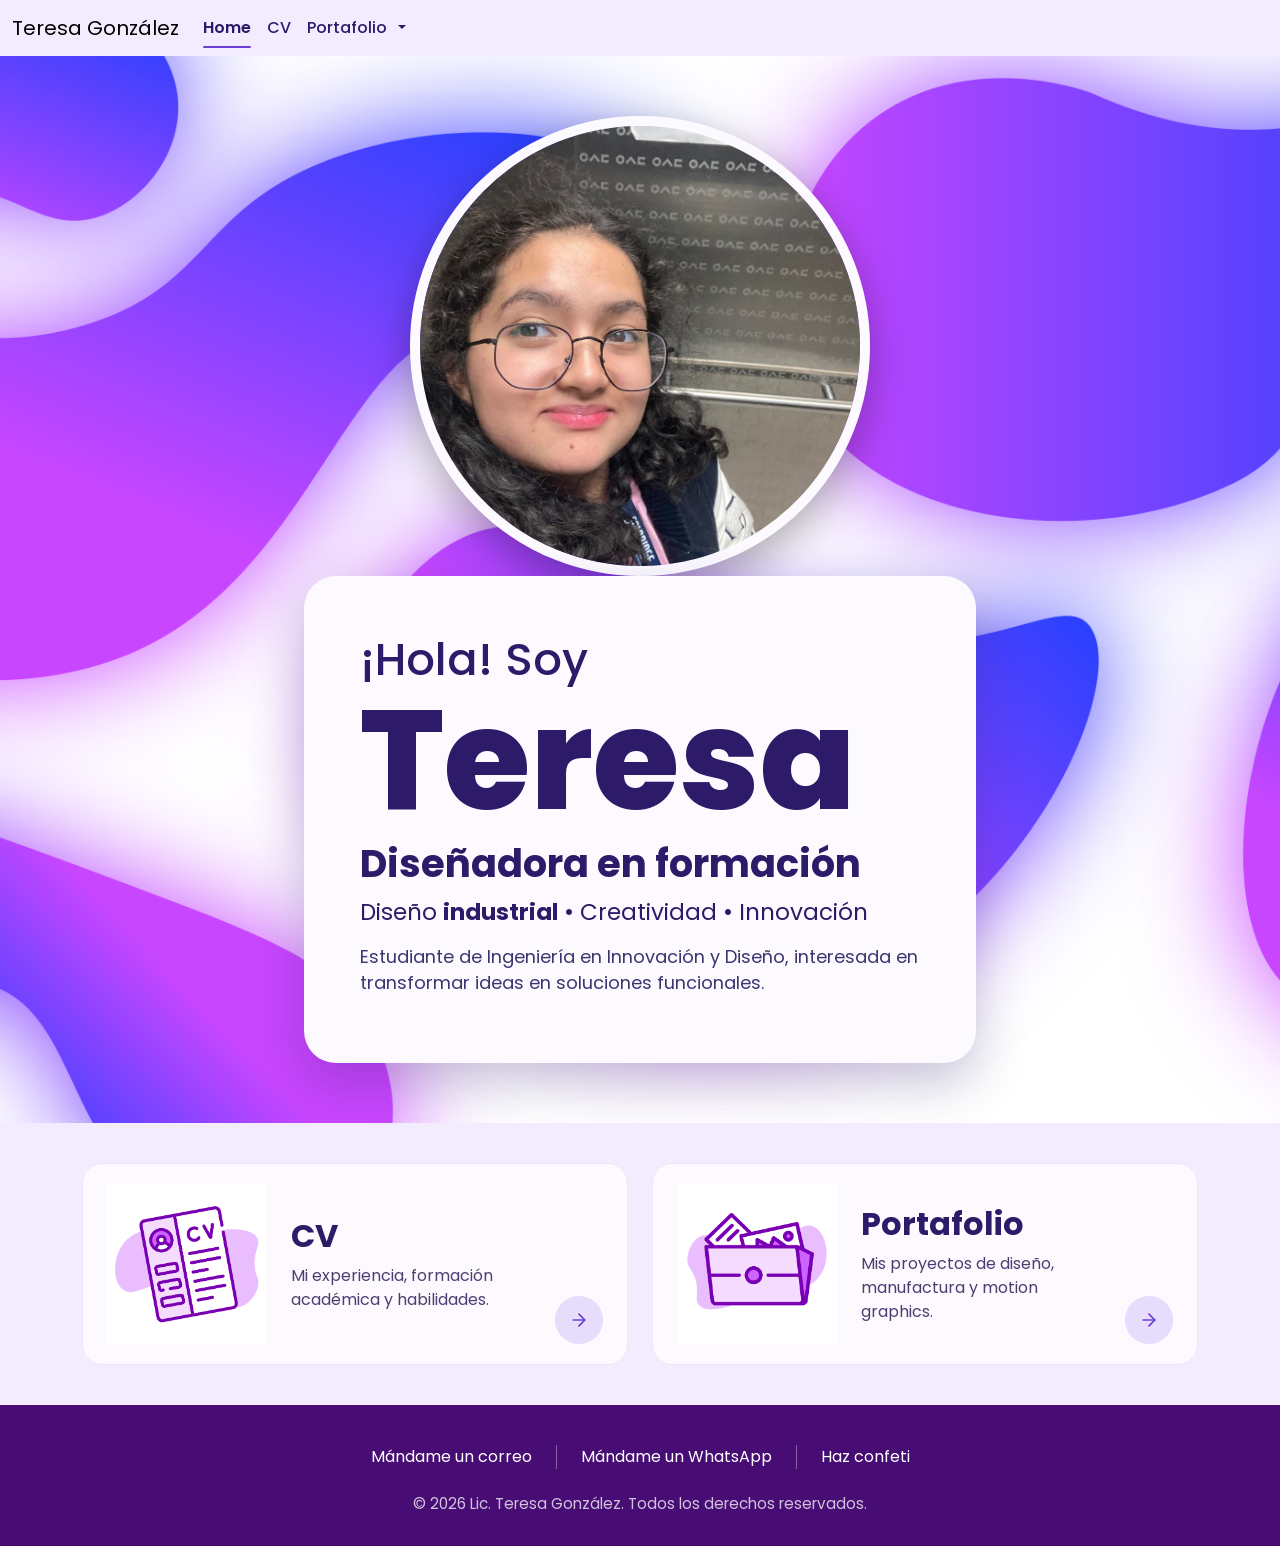
<file: index.html>
<!doctype html>
<html lang="en">
  <head>
    <meta charset="UTF-8" />
    <meta name="viewport" content="width=device-width, initial-scale=1.0" />
    <title>Document</title>
    <!-- Bootstrap 5 CSS -->
    <link
      href="https://cdn.jsdelivr.net/npm/bootstrap@5.3.3/dist/css/bootstrap.min.css"
      rel="stylesheet"
    />
    <link rel="preconnect" href="https://fonts.googleapis.com" />
    <link rel="preconnect" href="https://fonts.gstatic.com" crossorigin />
    <link
      href="https://fonts.googleapis.com/css2?family=Poppins:wght@400;500;600;700;800&display=swap"
      rel="stylesheet"
    />
    <link rel="stylesheet" href="./style.css" />
  </head>
  <body>
    <nav class="navbar navbar-expand-lg navbar-light main-nav">
      <div class="container-fluid">
        <a class="navbar-brand" href="#">Teresa González</a>
        <button
          class="navbar-toggler"
          type="button"
          data-bs-toggle="collapse"
          data-bs-target="#navbarNavDropdown"
          aria-controls="navbarNavDropdown"
          aria-expanded="false"
          aria-label="Toggle navigation"
        >
          <span class="navbar-toggler-icon"></span>
        </button>
        <div class="collapse navbar-collapse" id="navbarNavDropdown">
          <ul class="navbar-nav">
            <li class="nav-item">
              <a class="nav-link active" aria-current="page" href="index.html"
                >Home</a
              >
            </li>
            <li class="nav-item">
              <a class="nav-link" href="./Links/CV.html">CV</a>
            </li>
            <li class="nav-item dropdown nav-split">
              <a
                class="nav-link"
                data-page="portafolio"
                href="./Links/Portafolio.html"
                >Portafolio</a
              >
              <a
                class="nav-link dropdown-toggle dropdown-toggle-split"
                href="#"
                role="button"
                data-bs-toggle="dropdown"
                aria-expanded="false"
              >
                <span class="visually-hidden">Abrir secciones</span>
              </a>
              <ul class="dropdown-menu">
                <li>
                  <a class="dropdown-item" href="./Links/MotionGraphics.html"
                    >Motion Graphics</a
                  >
                </li>
                <li>
                  <a class="dropdown-item" href="./Links/Manufactura.html"
                    >Manufactura</a
                  >
                </li>
                <li>
                  <a class="dropdown-item" href="./Links/Renders.html"
                    >Renders</a
                  >
                </li>
                <li>
                  <a class="dropdown-item" href="./Links/DiseñoGrafico.html"
                    >Diseño Gráfico</a
                  >
                </li>
              </ul>
            </li>
          </ul>
        </div>
      </div>
    </nav>
    <section class="hero">
      <div class="container-fluid px-4 px-lg-5">
        <!-- justify-content-center agrupa foto y texto en el centro -->
        <div class="row align-items-center justify-content-center hero-row">
          <!-- col-lg-auto: la columna mide lo que mide la foto -->
          <div class="col-12 col-lg-auto text-center mb-5 mb-lg-0">
            <img class="profile-pic" alt="Teresa" src="./Images/foto.jpg" />
          </div>

          <!-- col-lg-auto: la columna mide lo que mide el texto -->
          <div class="col-12 col-lg-auto d-flex justify-content-center">
            <div class="hero-text text-center text-lg-start">
              <p class="hero-hello">¡Hola! Soy</p>
              <h1 class="hero-name">Teresa</h1>
              <h2 class="hero-role">Diseñadora en formación</h2>
              <p class="hero-tags">
                Diseño <strong>industrial</strong> • Creatividad • Innovación
              </p>
              <p class="hero-desc mx-auto mx-lg-0">
                Estudiante de Ingeniería en Innovación y Diseño, interesada en
                transformar ideas en soluciones funcionales.
              </p>
            </div>
          </div>
        </div>
      </div>
    </section>
    <section class="cards-section">
      <div class="container">
        <div class="row justify-content-center g-4">
          <div class="col-12 col-lg-6">
            <div class="card card-h">
              <img
                class="card-h-img"
                src="./Images/CVPORT-01.png"
                alt="Mi CV"
              />
              <div class="card-h-body">
                <h5 class="card-h-title">
                  <a href="./Links/CV.html" class="stretched-link">CV</a>
                </h5>
                <p class="card-h-text">
                  Mi experiencia, formación académica y habilidades.
                </p>
              </div>
              <span class="card-h-arrow" aria-hidden="true">
                <svg
                  width="20"
                  height="20"
                  viewBox="0 0 24 24"
                  fill="none"
                  stroke="currentColor"
                  stroke-width="2"
                  stroke-linecap="round"
                  stroke-linejoin="round"
                >
                  <line x1="5" y1="12" x2="19" y2="12" />
                  <polyline points="12 5 19 12 12 19" />
                </svg>
              </span>
            </div>
          </div>

          <!-- Card Portafolio -->
          <div class="col-12 col-lg-6">
            <div class="card card-h">
              <img
                class="card-h-img"
                src="./Images/CVPORT-02.png"
                alt="Mi portafolio"
              />
              <div class="card-h-body">
                <h5 class="card-h-title">
                  <a href="./Links/Portafolio.html" class="stretched-link"
                    >Portafolio</a
                  >
                </h5>
                <p class="card-h-text">
                  Mis proyectos de diseño, manufactura y motion graphics.
                </p>
              </div>
              <span class="card-h-arrow" aria-hidden="true">
                <svg
                  width="20"
                  height="20"
                  viewBox="0 0 24 24"
                  fill="none"
                  stroke="currentColor"
                  stroke-width="2"
                  stroke-linecap="round"
                  stroke-linejoin="round"
                >
                  <line x1="5" y1="12" x2="19" y2="12" />
                  <polyline points="12 5 19 12 12 19" />
                </svg>
              </span>
            </div>
          </div>
        </div>
      </div>
    </section>

    <footer class="site-footer">
      <nav class="footer-links" aria-label="Contacto">
        <a href="mailto:teresasofiagonzalez@gmail.com">Mándame un correo</a>
        <a
          href="https://wa.me/525539582514"
          target="_blank"
          rel="noopener noreferrer"
          >Mándame un WhatsApp</a
        >
        <a
          href="https://confettipage.com/en"
          target="_blank"
          rel="noopener noreferrer"
          >Haz confeti</a
        >
      </nav>
      <p class="footer-copy">
        © 2026 Lic. Teresa González. Todos los derechos reservados.
      </p>
    </footer>

    <script src="https://cdn.jsdelivr.net/npm/bootstrap@5.3.3/dist/js/bootstrap.bundle.min.js"></script>
  </body>
</html>
</file>
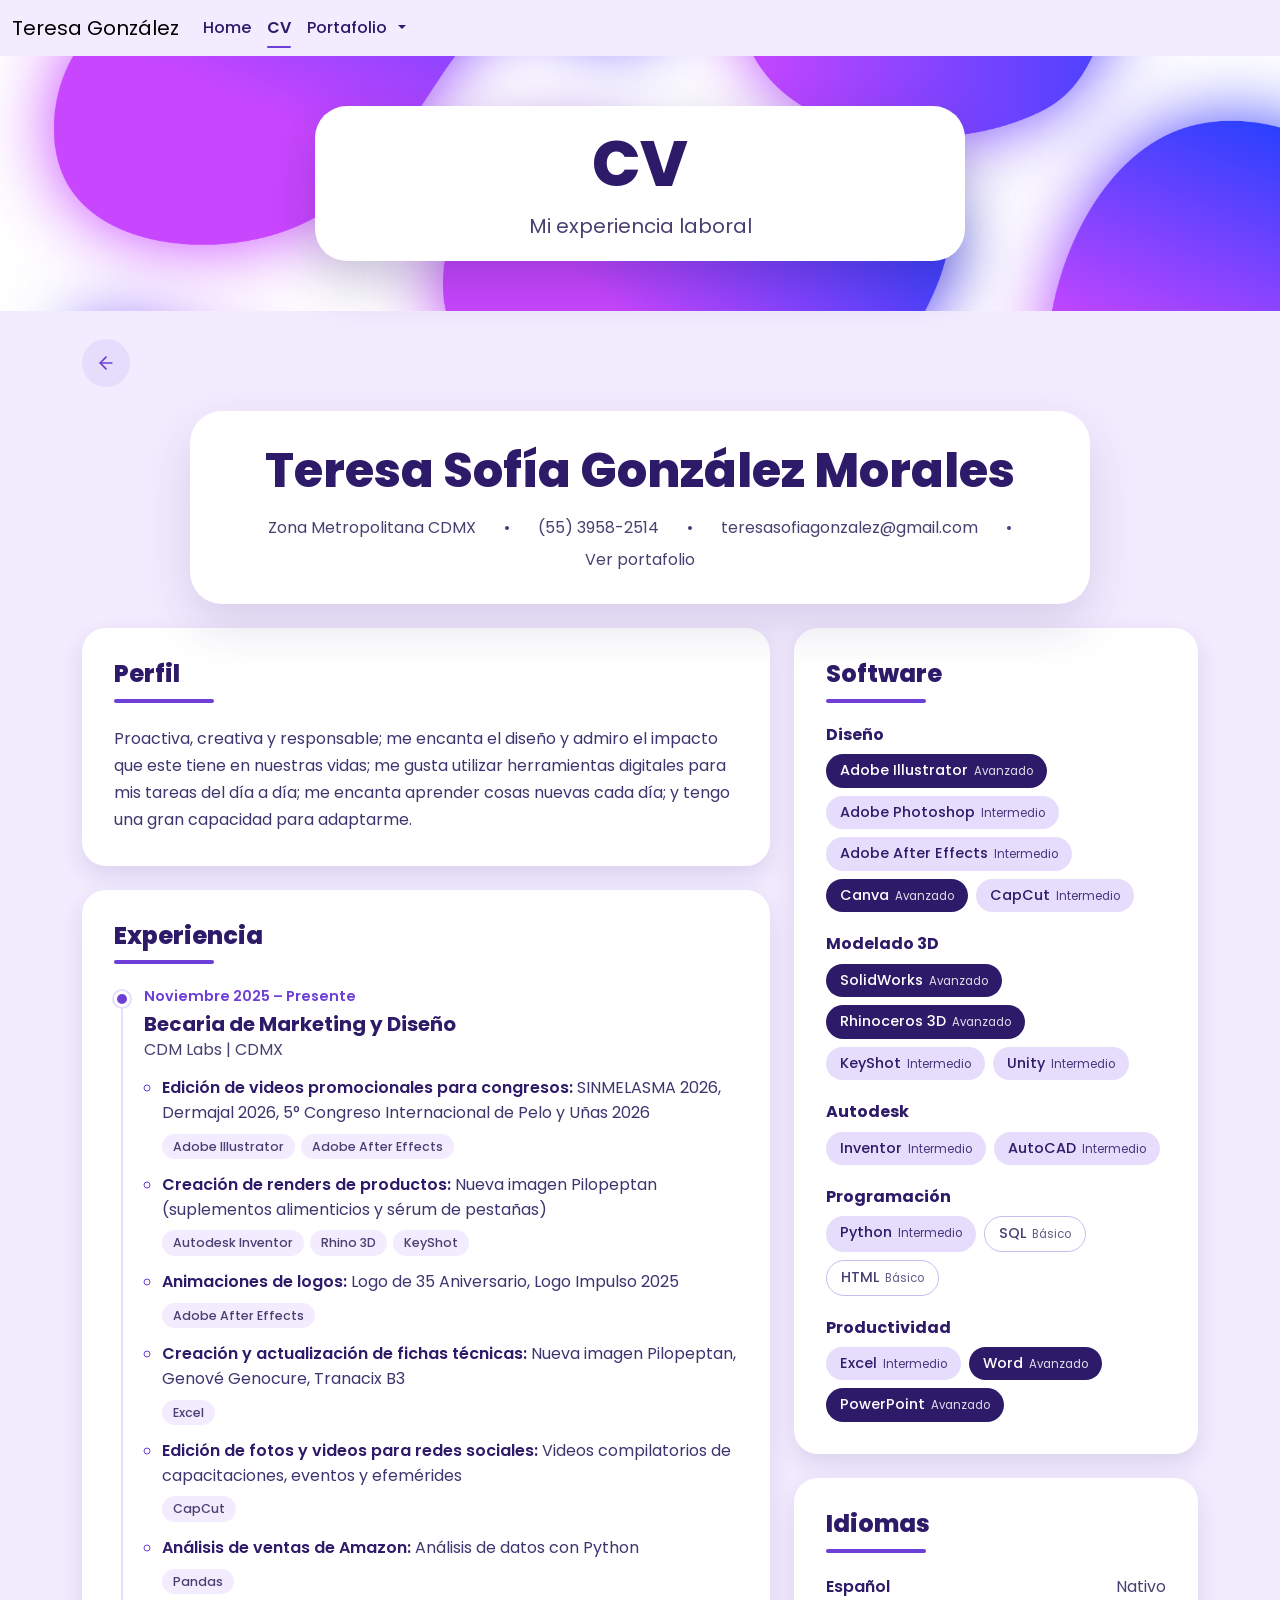
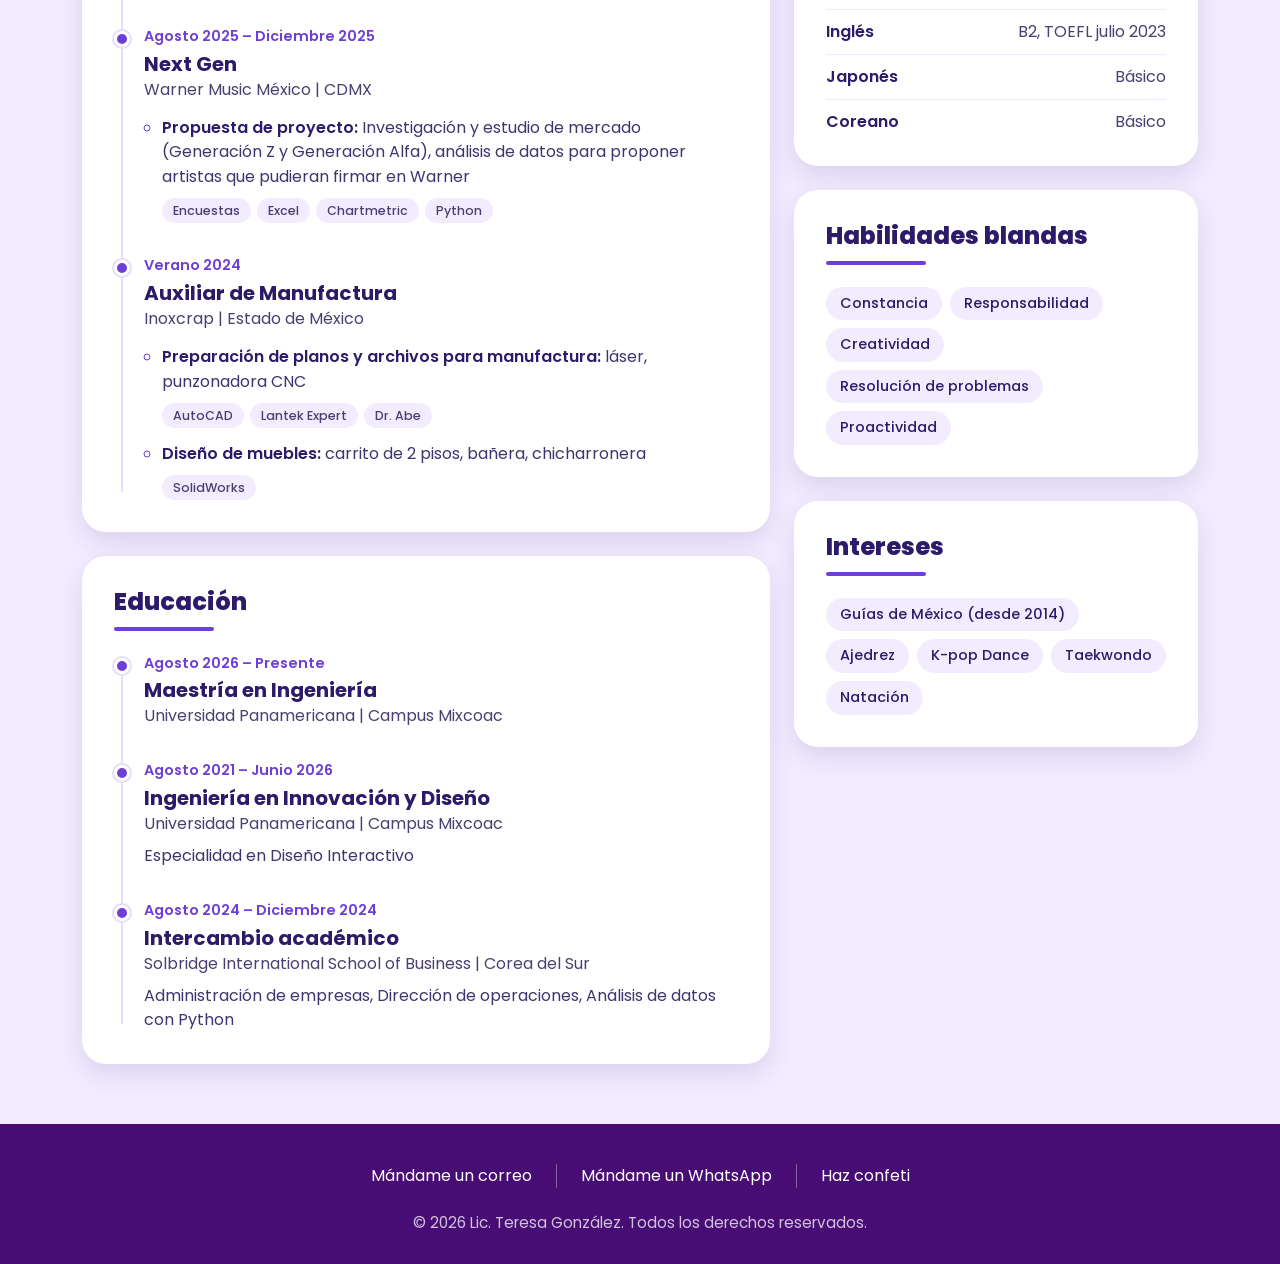
<file: Links/CV.html>
<!doctype html>
<html lang="en">
  <head>
    <meta charset="UTF-8" />
    <meta name="viewport" content="width=device-width, initial-scale=1.0" />
    <title>Portafolio</title>
    <link
      href="https://cdn.jsdelivr.net/npm/bootstrap@5.3.3/dist/css/bootstrap.min.css"
      rel="stylesheet"
    />
    <link rel="preconnect" href="https://fonts.googleapis.com" />
    <link rel="preconnect" href="https://fonts.gstatic.com" crossorigin />
    <link
      href="https://fonts.googleapis.com/css2?family=Poppins:wght@400;500;600;700;800&display=swap"
      rel="stylesheet"
    />
    <link rel="stylesheet" href="../style.css" />
  </head>
  <body>
    <nav class="navbar navbar-expand-lg navbar-light main-nav">
      <div class="container-fluid">
        <a class="navbar-brand" href="#">Teresa González</a>
        <button
          class="navbar-toggler"
          type="button"
          data-bs-toggle="collapse"
          data-bs-target="#navbarNavDropdown"
          aria-controls="navbarNavDropdown"
          aria-expanded="false"
          aria-label="Toggle navigation"
        >
          <span class="navbar-toggler-icon"></span>
        </button>
        <div class="collapse navbar-collapse" id="navbarNavDropdown">
          <ul class="navbar-nav">
            <li class="nav-item">
              <a class="nav-link" href="../index.html">Home</a>
            </li>
            <li class="nav-item">
              <a class="nav-link active" aria-current="page" href="CV.html"
                >CV</a
              >
            </li>
            <li class="nav-item dropdown nav-split">
              <a class="nav-link" data-page="portafolio" href="Portafolio.html"
                >Portafolio</a
              >
              <a
                class="nav-link dropdown-toggle dropdown-toggle-split"
                href="#"
                role="button"
                data-bs-toggle="dropdown"
                aria-expanded="false"
              >
                <span class="visually-hidden">Abrir secciones</span>
              </a>
              <ul class="dropdown-menu">
                <li>
                  <a class="dropdown-item" href="MotionGraphics.html"
                    >Motion Graphics</a
                  >
                </li>
                <li>
                  <a class="dropdown-item" href="Manufactura.html"
                    >Manufactura</a
                  >
                </li>
                <li>
                  <a class="dropdown-item" href="Renders.html">Renders</a>
                </li>
                <li>
                  <a class="dropdown-item" href="DiseñoGrafico.html"
                    >Diseño Gráfico</a
                  >
                </li>
              </ul>
            </li>
          </ul>
        </div>
      </div>
    </nav>
    <section class="page-hero">
      <div class="page-hero-box">
        <h1>CV</h1>
        <p>Mi experiencia laboral</p>
      </div>
    </section>
    <section class="bac-section">
      <div class="container">
        <a
          href="../index.html"
          class="card-h-arrow"
          aria-label="Volver a Portafolio"
        >
          <svg
            width="20"
            height="20"
            viewBox="0 0 24 24"
            fill="none"
            stroke="currentColor"
            stroke-width="2"
            stroke-linecap="round"
            stroke-linejoin="round"
            aria-hidden="true"
          >
            <line x1="19" y1="12" x2="5" y2="12" />
            <polyline points="12 19 5 12 12 5" />
          </svg>
        </a>
      </div>
    </section>
    <section class="cv-header">
      <div class="cv-id-card">
        <h2 class="cv-name">Teresa Sofía González Morales</h2>

        <ul class="cv-contact">
          <li>Zona Metropolitana CDMX</li>
          <li>•</li>
          <li><a href="tel:+525539582514">(55) 3958-2514</a></li>
          <li>•</li>
          <li>
            <a href="mailto:teresasofiagonzalez@gmail.com"
              >teresasofiagonzalez@gmail.com</a
            >
          </li>
          <li>•</li>
          <li><a href="Portafolio.html">Ver portafolio</a></li>
        </ul>
      </div>
    </section>

    <!-- ================= CONTENIDO ================= -->
    <section class="gallery-section cv-section">
      <div class="container">
        <div class="cv-wrap">
          <!-- ===== Columna principal ===== -->
          <div class="cv-col">
            <!-- Perfil -->
            <article class="cv-card">
              <h2 class="subtitle">Perfil</h2>
              <p class="cv-profile">
                Proactiva, creativa y responsable; me encanta el diseño y admiro
                el impacto que este tiene en nuestras vidas; me gusta utilizar
                herramientas digitales para mis tareas del día a día; me encanta
                aprender cosas nuevas cada día; y tengo una gran capacidad para
                adaptarme.
              </p>
            </article>

            <!-- Experiencia -->
            <article class="cv-card">
              <h2 class="subtitle">Experiencia</h2>

              <ol class="timeline">
                <li class="timeline-item">
                  <p class="cv-date">Noviembre 2025 – Presente</p>
                  <h3 class="cv-role">Becaria de Marketing y Diseño</h3>
                  <p class="cv-org">CDM Labs | CDMX</p>

                  <ul class="cv-tasks">
                    <li>
                      <strong
                        >Edición de videos promocionales para congresos:</strong
                      >
                      SINMELASMA 2026, Dermajal 2026, 5° Congreso Internacional
                      de Pelo y Uñas 2026
                      <span class="cv-tools">
                        <span>Adobe Illustrator</span>
                        <span>Adobe After Effects</span>
                      </span>
                    </li>
                    <li>
                      <strong>Creación de renders de productos:</strong> Nueva
                      imagen Pilopeptan (suplementos alimenticios y sérum de
                      pestañas)
                      <span class="cv-tools">
                        <span>Autodesk Inventor</span>
                        <span>Rhino 3D</span>
                        <span>KeyShot</span>
                      </span>
                    </li>
                    <li>
                      <strong>Animaciones de logos:</strong> Logo de 35
                      Aniversario, Logo Impulso 2025
                      <span class="cv-tools">
                        <span>Adobe After Effects</span>
                      </span>
                    </li>
                    <li>
                      <strong
                        >Creación y actualización de fichas técnicas:</strong
                      >
                      Nueva imagen Pilopeptan, Genové Genocure, Tranacix B3
                      <span class="cv-tools">
                        <span>Excel</span>
                      </span>
                    </li>
                    <li>
                      <strong
                        >Edición de fotos y videos para redes sociales:</strong
                      >
                      Videos compilatorios de capacitaciones, eventos y
                      efemérides
                      <span class="cv-tools">
                        <span>CapCut</span>
                      </span>
                    </li>
                    <li>
                      <strong>Análisis de ventas de Amazon:</strong> Análisis de
                      datos con Python
                      <span class="cv-tools">
                        <span>Pandas</span>
                      </span>
                    </li>
                  </ul>
                </li>

                <li class="timeline-item">
                  <p class="cv-date">Agosto 2025 – Diciembre 2025</p>
                  <h3 class="cv-role">Next Gen</h3>
                  <p class="cv-org">Warner Music México | CDMX</p>

                  <ul class="cv-tasks">
                    <li>
                      <strong>Propuesta de proyecto:</strong> Investigación y
                      estudio de mercado (Generación Z y Generación Alfa),
                      análisis de datos para proponer artistas que pudieran
                      firmar en Warner
                      <span class="cv-tools">
                        <span>Encuestas</span>
                        <span>Excel</span>
                        <span>Chartmetric</span>
                        <span>Python</span>
                      </span>
                    </li>
                  </ul>
                </li>

                <li class="timeline-item">
                  <p class="cv-date">Verano 2024</p>
                  <h3 class="cv-role">Auxiliar de Manufactura</h3>
                  <p class="cv-org">Inoxcrap | Estado de México</p>

                  <ul class="cv-tasks">
                    <li>
                      <strong
                        >Preparación de planos y archivos para
                        manufactura:</strong
                      >
                      láser, punzonadora CNC
                      <span class="cv-tools">
                        <span>AutoCAD</span>
                        <span>Lantek Expert</span>
                        <span>Dr. Abe</span>
                      </span>
                    </li>
                    <li>
                      <strong>Diseño de muebles:</strong> carrito de 2 pisos,
                      bañera, chicharronera
                      <span class="cv-tools">
                        <span>SolidWorks</span>
                      </span>
                    </li>
                  </ul>
                </li>
              </ol>
            </article>

            <!-- Educación -->
            <article class="cv-card">
              <h2 class="subtitle">Educación</h2>

              <ol class="timeline">
                <li class="timeline-item">
                  <p class="cv-date">Agosto 2026 – Presente</p>
                  <h3 class="cv-role">Maestría en Ingeniería</h3>
                  <p class="cv-org">
                    Universidad Panamericana | Campus Mixcoac
                  </p>
                </li>

                <li class="timeline-item">
                  <p class="cv-date">Agosto 2021 – Junio 2026</p>
                  <h3 class="cv-role">Ingeniería en Innovación y Diseño</h3>
                  <p class="cv-org">
                    Universidad Panamericana | Campus Mixcoac
                  </p>
                  <p class="cv-detail">Especialidad en Diseño Interactivo</p>
                </li>

                <li class="timeline-item">
                  <p class="cv-date">Agosto 2024 – Diciembre 2024</p>
                  <h3 class="cv-role">Intercambio académico</h3>
                  <p class="cv-org">
                    Solbridge International School of Business | Corea del Sur
                  </p>
                  <p class="cv-detail">
                    Administración de empresas, Dirección de operaciones,
                    Análisis de datos con Python
                  </p>
                </li>
              </ol>
            </article>
          </div>

          <!-- ===== Columna lateral ===== -->
          <aside class="cv-col">
            <!-- Software -->
            <article class="cv-card">
              <h2 class="subtitle">Software</h2>

              <h3 class="cv-group">Diseño</h3>
              <ul class="skill-list">
                <li class="skill lvl-adv">
                  Adobe Illustrator <small>Avanzado</small>
                </li>
                <li class="skill lvl-int">
                  Adobe Photoshop <small>Intermedio</small>
                </li>
                <li class="skill lvl-int">
                  Adobe After Effects <small>Intermedio</small>
                </li>
                <li class="skill lvl-adv">Canva <small>Avanzado</small></li>
                <li class="skill lvl-int">CapCut <small>Intermedio</small></li>
              </ul>

              <h3 class="cv-group">Modelado 3D</h3>
              <ul class="skill-list">
                <li class="skill lvl-adv">
                  SolidWorks <small>Avanzado</small>
                </li>
                <li class="skill lvl-adv">
                  Rhinoceros 3D <small>Avanzado</small>
                </li>
                <li class="skill lvl-int">KeyShot <small>Intermedio</small></li>
                <li class="skill lvl-int">Unity <small>Intermedio</small></li>
              </ul>

              <h3 class="cv-group">Autodesk</h3>
              <ul class="skill-list">
                <li class="skill lvl-int">
                  Inventor <small>Intermedio</small>
                </li>
                <li class="skill lvl-int">AutoCAD <small>Intermedio</small></li>
              </ul>

              <h3 class="cv-group">Programación</h3>
              <ul class="skill-list">
                <li class="skill lvl-int">Python <small>Intermedio</small></li>
                <li class="skill lvl-bas">SQL <small>Básico</small></li>
                <li class="skill lvl-bas">HTML <small>Básico</small></li>
              </ul>

              <h3 class="cv-group">Productividad</h3>
              <ul class="skill-list">
                <li class="skill lvl-int">Excel <small>Intermedio</small></li>
                <li class="skill lvl-adv">Word <small>Avanzado</small></li>
                <li class="skill lvl-adv">
                  PowerPoint <small>Avanzado</small>
                </li>
              </ul>
            </article>

            <!-- Idiomas -->
            <article class="cv-card">
              <h2 class="subtitle">Idiomas</h2>
              <ul class="lang-list">
                <li><strong>Español</strong> <span>Nativo</span></li>
                <li>
                  <strong>Inglés</strong> <span>B2, TOEFL julio 2023</span>
                </li>
                <li><strong>Japonés</strong> <span>Básico</span></li>
                <li><strong>Coreano</strong> <span>Básico</span></li>
              </ul>
            </article>

            <!-- Habilidades blandas -->
            <article class="cv-card">
              <h2 class="subtitle">Habilidades blandas</h2>
              <ul class="chip-list">
                <li>Constancia</li>
                <li>Responsabilidad</li>
                <li>Creatividad</li>
                <li>Resolución de problemas</li>
                <li>Proactividad</li>
              </ul>
            </article>

            <!-- Intereses -->
            <article class="cv-card">
              <h2 class="subtitle">Intereses</h2>
              <ul class="chip-list">
                <li>Guías de México (desde 2014)</li>
                <li>Ajedrez</li>
                <li>K-pop Dance</li>
                <li>Taekwondo</li>
                <li>Natación</li>
              </ul>
            </article>
          </aside>
        </div>
      </div>
    </section>
    <footer class="site-footer">
      <nav class="footer-links" aria-label="Contacto">
        <a href="mailto:teresasofiagonzalez@gmail.com">Mándame un correo</a>
        <a
          href="https://wa.me/525539582514"
          target="_blank"
          rel="noopener noreferrer"
          >Mándame un WhatsApp</a
        >
        <a
          href="https://confettipage.com/en"
          target="_blank"
          rel="noopener noreferrer"
          >Haz confeti</a
        >
      </nav>
      <p class="footer-copy">
        © 2026 Lic. Teresa González. Todos los derechos reservados.
      </p>
    </footer>
    <script src="https://cdn.jsdelivr.net/npm/bootstrap@5.3.3/dist/js/bootstrap.bundle.min.js"></script>
  </body>
</html>
</file>
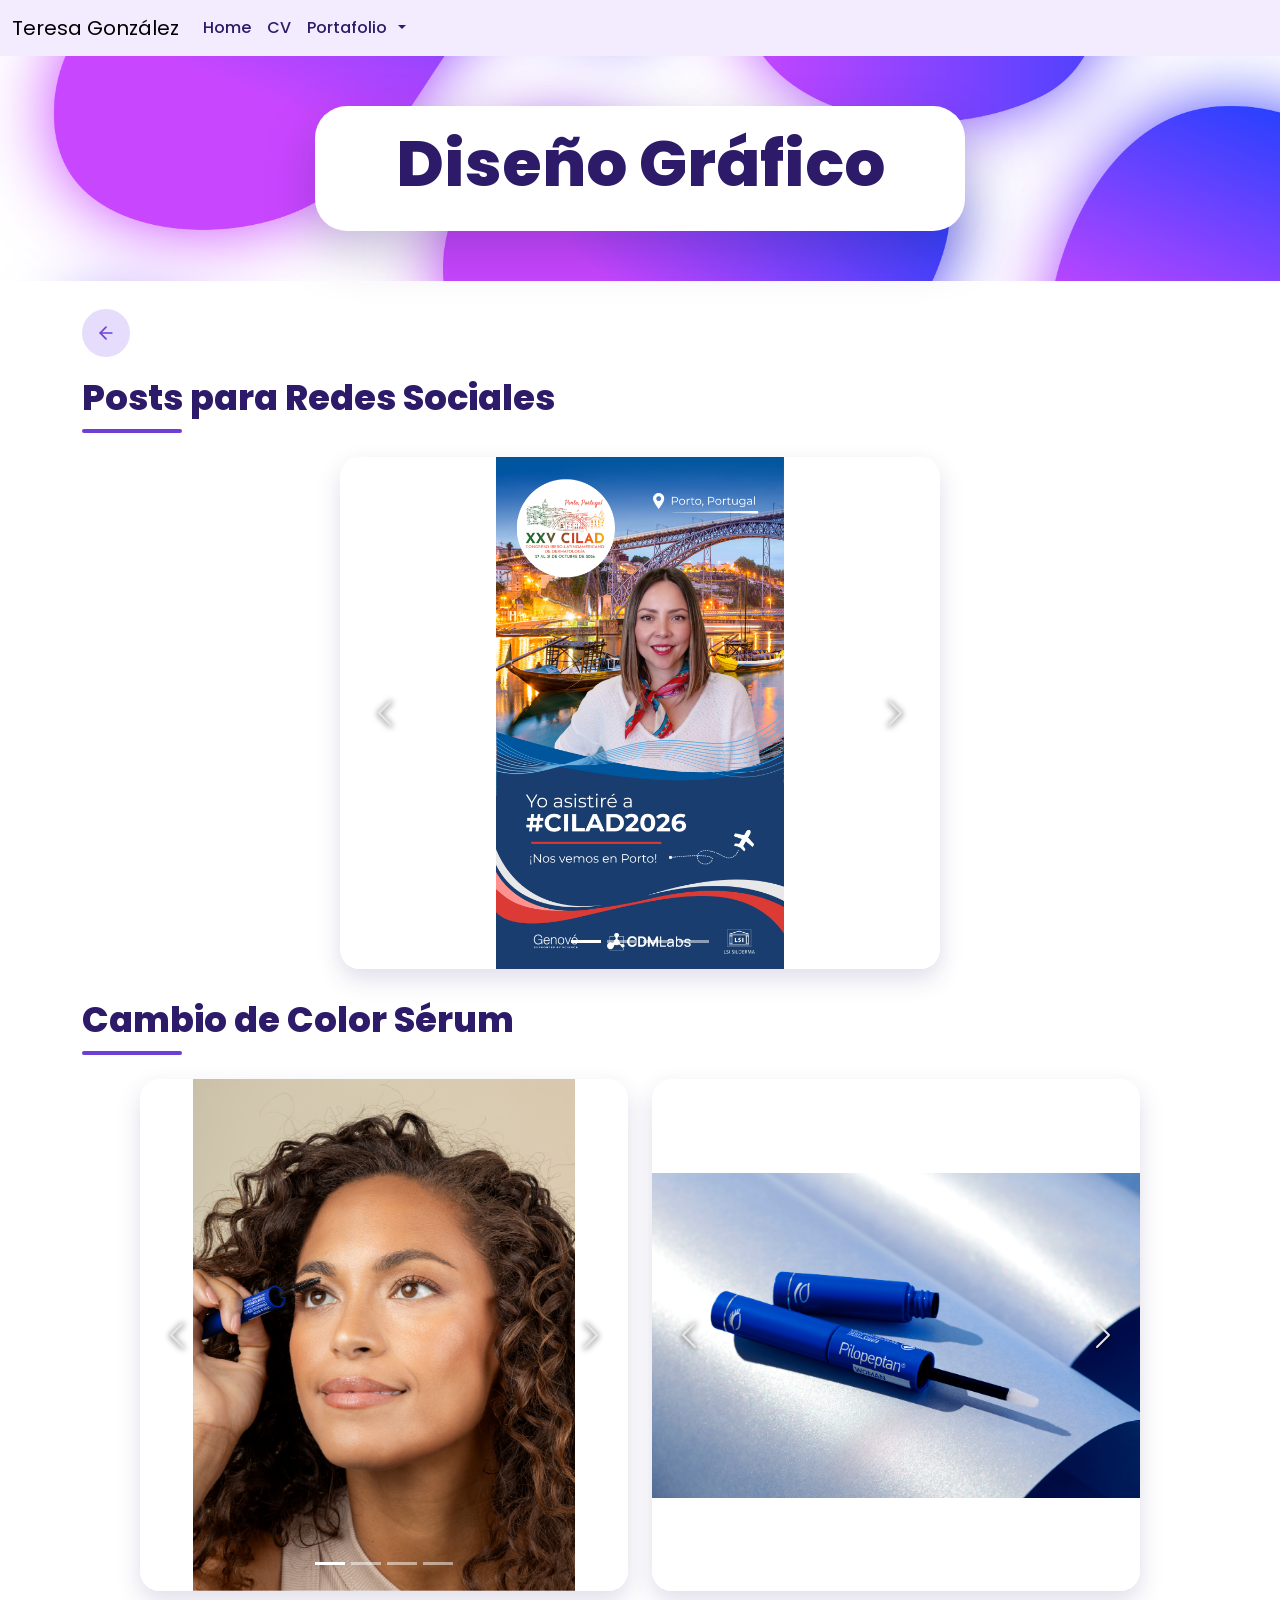
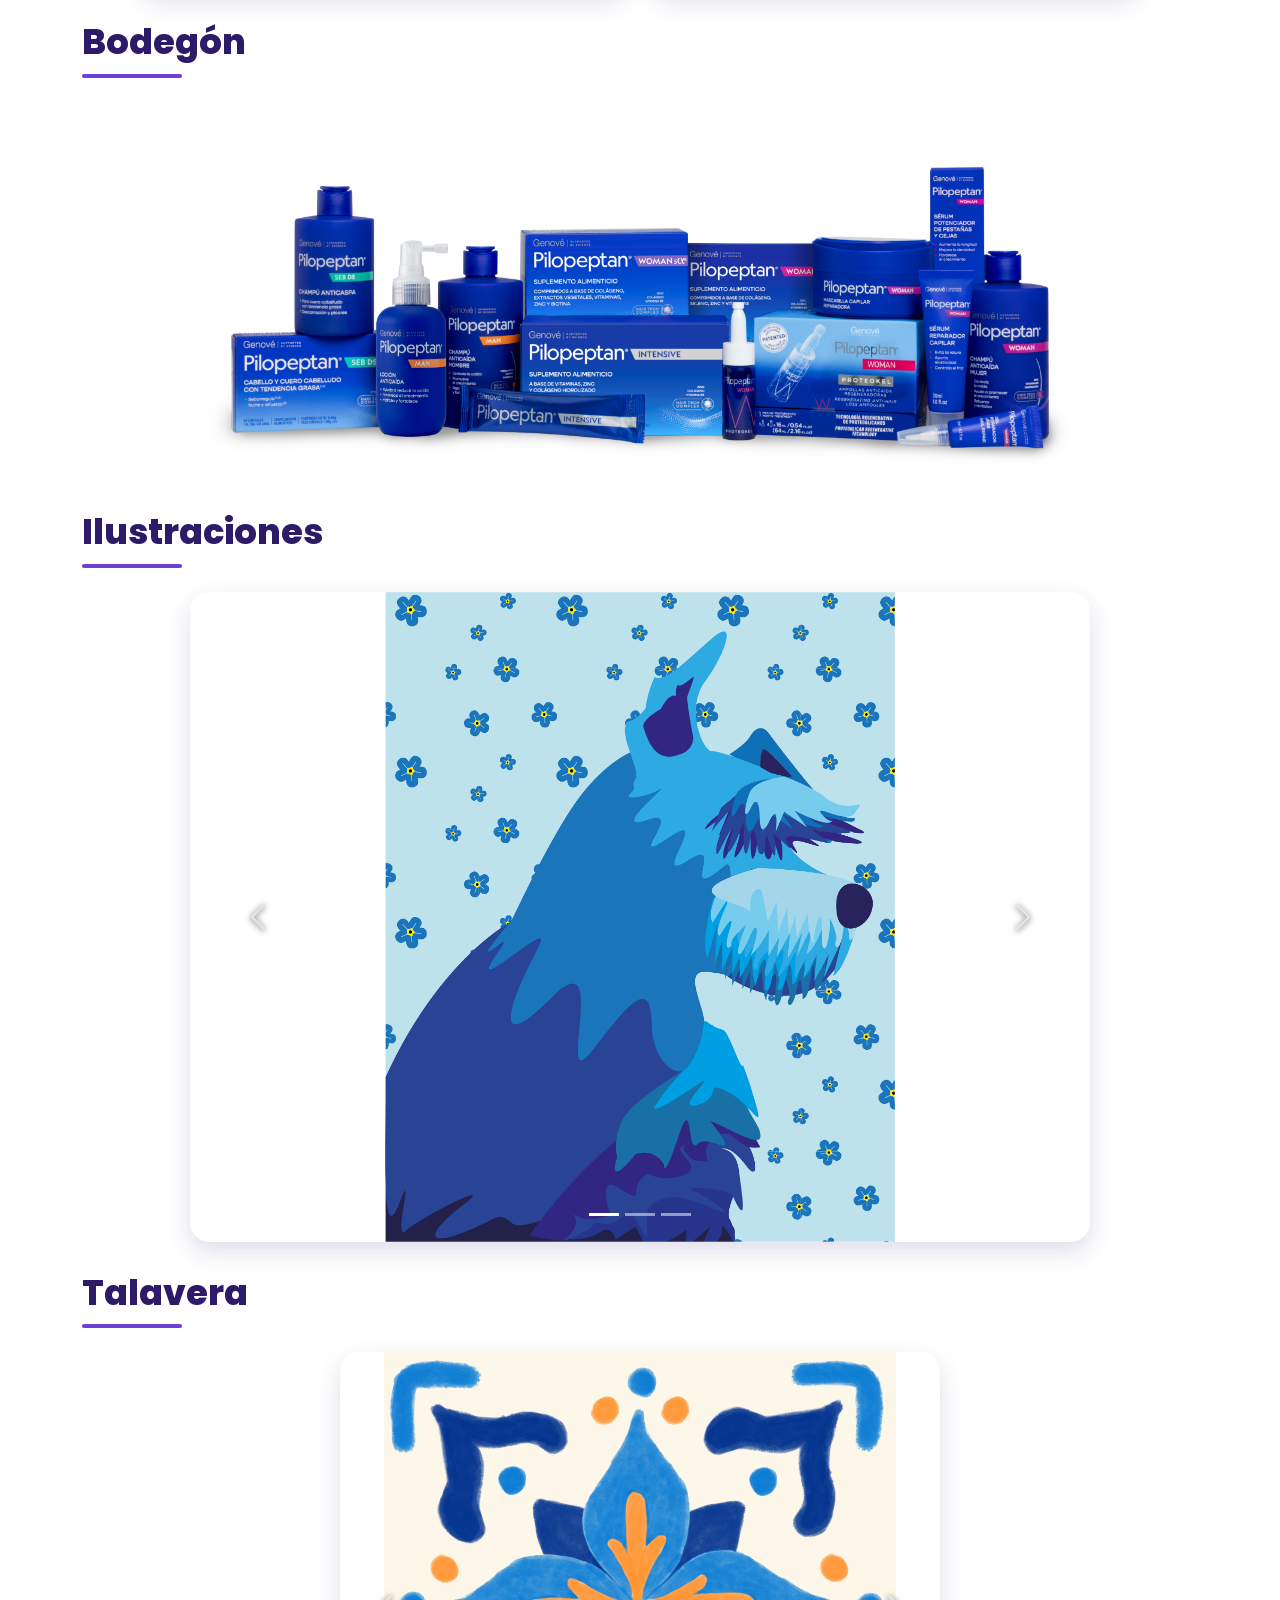
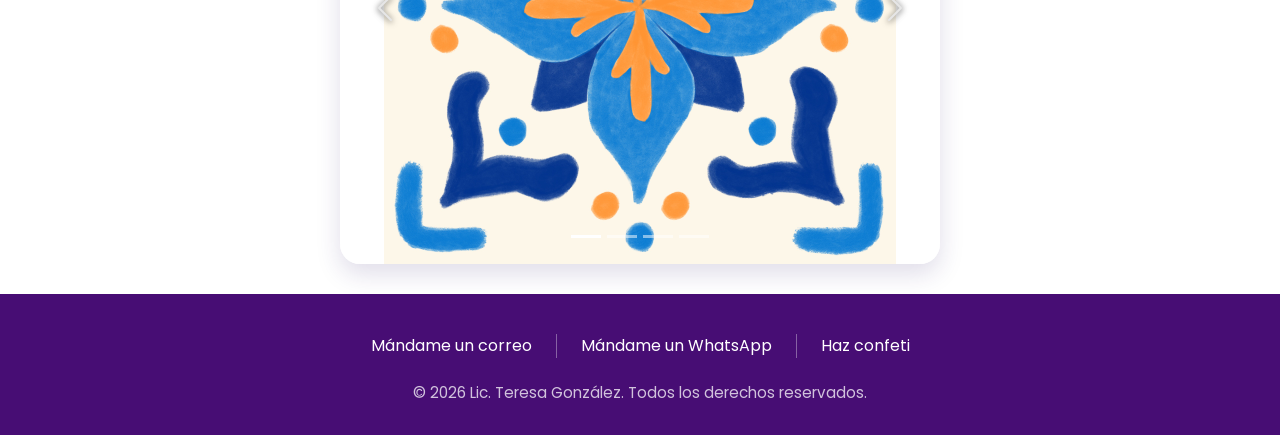
<file: Links/DiseñoGrafico.html>
<!doctype html>
<html lang="en">
  <head>
    <meta charset="UTF-8" />
    <meta name="viewport" content="width=device-width, initial-scale=1.0" />
    <title>Portafolio</title>
    <link
      href="https://cdn.jsdelivr.net/npm/bootstrap@5.3.3/dist/css/bootstrap.min.css"
      rel="stylesheet"
    />
    <link rel="preconnect" href="https://fonts.googleapis.com" />
    <link rel="preconnect" href="https://fonts.gstatic.com" crossorigin />
    <link
      href="https://fonts.googleapis.com/css2?family=Poppins:wght@400;500;600;700;800&display=swap"
      rel="stylesheet"
    />
    <link rel="stylesheet" href="../style.css" />
  </head>
  <body>
    <nav class="navbar navbar-expand-lg navbar-light main-nav">
      <div class="container-fluid">
        <a class="navbar-brand" href="#">Teresa González</a>
        <button
          class="navbar-toggler"
          type="button"
          data-bs-toggle="collapse"
          data-bs-target="#navbarNavDropdown"
          aria-controls="navbarNavDropdown"
          aria-expanded="false"
          aria-label="Toggle navigation"
        >
          <span class="navbar-toggler-icon"></span>
        </button>
        <div class="collapse navbar-collapse" id="navbarNavDropdown">
          <ul class="navbar-nav">
            <li class="nav-item">
              <a class="nav-link" href="../index.html">Home</a>
            </li>
            <li class="nav-item">
              <a class="nav-link" href="CV.html">CV</a>
            </li>
            <li class="nav-item dropdown nav-split">
              <a class="nav-link" data-page="portafolio" href="Portafolio.html"
                >Portafolio</a
              >
              <a
                class="nav-link dropdown-toggle dropdown-toggle-split"
                href="#"
                role="button"
                data-bs-toggle="dropdown"
                aria-expanded="false"
              >
                <span class="visually-hidden">Abrir secciones</span>
              </a>
              <ul class="dropdown-menu">
                <li>
                  <a class="dropdown-item" href="MotionGraphics.html"
                    >Motion Graphics</a
                  >
                </li>
                <li>
                  <a class="dropdown-item" href="Manufactura.html"
                    >Manufactura</a
                  >
                </li>
                <li>
                  <a class="dropdown-item" href="Renders.html">Renders</a>
                </li>
                <li>
                  <a class="dropdown-item" href="DiseñoGrafico.html"
                    >Diseño Gráfico</a
                  >
                </li>
              </ul>
            </li>
          </ul>
        </div>
      </div>
    </nav>
    <section class="page-hero">
      <div class="page-hero-box">
        <h1>Diseño Gráfico</h1>
      </div>
    </section>
    <section class="back-section">
      <div class="container">
        <a
          href="Portafolio.html"
          class="card-h-arrow"
          aria-label="Volver a Portafolio"
        >
          <svg
            width="20"
            height="20"
            viewBox="0 0 24 24"
            fill="none"
            stroke="currentColor"
            stroke-width="2"
            stroke-linecap="round"
            stroke-linejoin="round"
            aria-hidden="true"
          >
            <line x1="19" y1="12" x2="5" y2="12" />
            <polyline points="12 19 5 12 12 5" />
          </svg>
        </a>
      </div>
    </section>
    <section class="gallery-section">
      <div class="container">
        <h4 class="subtitle">Posts para Redes Sociales</h4>
        <div class="single-gallery single-gallery--narrow">
          <div
            id="demo4"
            class="carousel slide carousel-fixed carousel-compact"
          >
            <div class="carousel-indicators">
              <button
                type="button"
                data-bs-target="#demo4"
                data-bs-slide-to="0"
                class="active"
                aria-current="true"
                aria-label="Imagen 1"
              ></button>
              <button
                type="button"
                data-bs-target="#demo4"
                data-bs-slide-to="1"
                aria-label="Imagen 2"
              ></button>
              <button
                type="button"
                data-bs-target="#demo4"
                data-bs-slide-to="2"
                aria-label="Imagen 3"
              ></button>
              <button
                type="button"
                data-bs-target="#demo4"
                data-bs-slide-to="3"
                aria-label="Imagen 4"
              ></button>
            </div>

            <div class="carousel-inner">
              <div class="carousel-item active">
                <img
                  src="../Images/Portafolio/DiseñoGrafico/Brenda.png"
                  alt="Post 1"
                  class="d-block w-100"
                />
              </div>
              <div class="carousel-item">
                <img
                  src="../Images/Portafolio/DiseñoGrafico/Oswaldo.png"
                  alt="Post 2"
                  class="d-block w-100"
                  loading="lazy"
                />
              </div>
              <div class="carousel-item">
                <img
                  src="../Images/Portafolio/DiseñoGrafico/ocampo.png"
                  alt="Post 3"
                  class="d-block w-100"
                  loading="lazy"
                />
              </div>
              <div class="carousel-item">
                <img
                  src="../Images/Portafolio/DiseñoGrafico/invitacion.png"
                  alt="Post 4"
                  class="d-block w-100"
                  loading="lazy"
                />
              </div>
            </div>

            <button
              class="carousel-control-prev"
              type="button"
              data-bs-target="#demo4"
              data-bs-slide="prev"
            >
              <span
                class="carousel-control-prev-icon"
                aria-hidden="true"
              ></span>
              <span class="visually-hidden">Anterior</span>
            </button>
            <button
              class="carousel-control-next"
              type="button"
              data-bs-target="#demo4"
              data-bs-slide="next"
            >
              <span
                class="carousel-control-next-icon"
                aria-hidden="true"
              ></span>
              <span class="visually-hidden">Siguiente</span>
            </button>
          </div>
        </div>
      </div>
    </section>
    <section class="gallery-section">
      <div class="container">
        <h4 class="subtitle">Cambio de Color Sérum</h4>

        <div class="pair-gallery">
          <!-- Primer carrusel -->
          <div class="single-gallery single-gallery--narrow">
            <div
              id="demo2"
              class="carousel slide carousel-fixed carousel-compact"
            >
              <div class="carousel-indicators">
                <button
                  type="button"
                  data-bs-target="#demo2"
                  data-bs-slide-to="0"
                  class="active"
                  aria-current="true"
                  aria-label="Imagen 1"
                ></button>
                <button
                  type="button"
                  data-bs-target="#demo2"
                  data-bs-slide-to="1"
                  aria-label="Imagen 2"
                ></button>
                <button
                  type="button"
                  data-bs-target="#demo2"
                  data-bs-slide-to="2"
                  aria-label="Imagen 3"
                ></button>
                <button
                  type="button"
                  data-bs-target="#demo2"
                  data-bs-slide-to="3"
                  aria-label="Imagen 4"
                ></button>
              </div>

              <div class="carousel-inner">
                <div class="carousel-item active">
                  <img
                    src="../Images/Portafolio/DiseñoGrafico/pestañas1.png"
                    alt="Serum 1"
                    class="d-block w-100"
                  />
                </div>
                <div class="carousel-item">
                  <img
                    src="../Images/Portafolio/DiseñoGrafico/pestañas2.png"
                    alt="Serum 2"
                    class="d-block w-100"
                    loading="lazy"
                  />
                </div>
                <div class="carousel-item">
                  <img
                    src="../Images/Portafolio/DiseñoGrafico/pestañas3.png"
                    alt="Serum 3"
                    class="d-block w-100"
                    loading="lazy"
                  />
                </div>
                <div class="carousel-item">
                  <img
                    src="../Images/Portafolio/DiseñoGrafico/pestañas4.png"
                    alt="Serum 4"
                    class="d-block w-100"
                    loading="lazy"
                  />
                </div>
              </div>

              <button
                class="carousel-control-prev"
                type="button"
                data-bs-target="#demo2"
                data-bs-slide="prev"
              >
                <span
                  class="carousel-control-prev-icon"
                  aria-hidden="true"
                ></span>
                <span class="visually-hidden">Anterior</span>
              </button>
              <button
                class="carousel-control-next"
                type="button"
                data-bs-target="#demo2"
                data-bs-slide="next"
              >
                <span
                  class="carousel-control-next-icon"
                  aria-hidden="true"
                ></span>
                <span class="visually-hidden">Siguiente</span>
              </button>
            </div>
          </div>

          <!-- Segundo carrusel -->
          <div class="single-gallery single-gallery--narrow">
            <div
              id="demo5"
              class="carousel slide carousel-fixed carousel-compact"
            >
              <div class="carousel-indicators">
                <button
                  type="button"
                  data-bs-target="#demo5"
                  data-bs-slide-to="0"
                  class="active"
                  aria-current="true"
                  aria-label="Imagen 1"
                ></button>
                <button
                  type="button"
                  data-bs-target="#demo5"
                  data-bs-slide-to="1"
                  aria-label="Imagen 2"
                ></button>
                <button
                  type="button"
                  data-bs-target="#demo5"
                  data-bs-slide-to="2"
                  aria-label="Imagen 3"
                ></button>
                <button
                  type="button"
                  data-bs-target="#demo5"
                  data-bs-slide-to="3"
                  aria-label="Imagen 4"
                ></button>
              </div>

              <div class="carousel-inner">
                <div class="carousel-item active">
                  <img
                    src="../Images/Portafolio/DiseñoGrafico/serum1.png"
                    alt="Serum 1"
                    class="d-block w-100"
                  />
                </div>
                <div class="carousel-item">
                  <img
                    src="../Images/Portafolio/DiseñoGrafico/serum2.png"
                    alt="Serum 2"
                    class="d-block w-100"
                    loading="lazy"
                  />
                </div>
                <div class="carousel-item">
                  <img
                    src="../Images/Portafolio/DiseñoGrafico/serum3.png"
                    alt="Serum 3"
                    class="d-block w-100"
                    loading="lazy"
                  />
                </div>
                <div class="carousel-item">
                  <img
                    src="../Images/Portafolio/DiseñoGrafico/serum4.png"
                    alt="Serum 4"
                    class="d-block w-100"
                    loading="lazy"
                  />
                </div>
              </div>

              <button
                class="carousel-control-prev"
                type="button"
                data-bs-target="#demo5"
                data-bs-slide="prev"
              >
                <span
                  class="carousel-control-prev-icon"
                  aria-hidden="true"
                ></span>
                <span class="visually-hidden">Anterior</span>
              </button>
              <button
                class="carousel-control-next"
                type="button"
                data-bs-target="#demo5"
                data-bs-slide="next"
              >
                <span
                  class="carousel-control-next-icon"
                  aria-hidden="true"
                ></span>
                <span class="visually-hidden">Siguiente</span>
              </button>
            </div>
          </div>
        </div>
      </div>
    </section>
    <section class="gallery-section">
      <div class="container">
        <h4 class="subtitle">Bodegón</h4>

        <figure class="single-image">
          <img
            src="../Images/Portafolio/DiseñoGrafico/bodegon1.png"
            alt="bodegon"
            loading="lazy"
          />
        </figure>
      </div>
    </section>
    <section class="gallery-section">
      <div class="container">
        <h4 class="subtitle">Ilustraciones</h4>

        <div class="single-gallery single-gallery--wide">
          <div id="demo1" class="carousel slide carousel-fixed carousel-tall">
            <div class="carousel-indicators">
              <button
                type="button"
                data-bs-target="#demo1"
                data-bs-slide-to="0"
                class="active"
                aria-current="true"
                aria-label="Imagen 1"
              ></button>
              <button
                type="button"
                data-bs-target="#demo1"
                data-bs-slide-to="1"
                aria-label="Imagen 2"
              ></button>
              <button
                type="button"
                data-bs-target="#demo1"
                data-bs-slide-to="2"
                aria-label="Imagen 3"
              ></button>
            </div>

            <div class="carousel-inner">
              <div class="carousel-item active">
                <img
                  src="../Images/Portafolio/DiseñoGrafico/Puka1.png"
                  alt="Puka, imagen 1"
                  class="d-block w-100"
                />
              </div>
              <div class="carousel-item">
                <img
                  src="../Images/Portafolio/DiseñoGrafico/Puka2.png"
                  alt="Puka, imagen 2"
                  class="d-block w-100"
                  loading="lazy"
                />
              </div>
              <div class="carousel-item">
                <img
                  src="../Images/Portafolio/DiseñoGrafico/Puka3.png"
                  alt="Puka, imagen 3"
                  class="d-block w-100"
                  loading="lazy"
                />
              </div>
            </div>

            <button
              class="carousel-control-prev"
              type="button"
              data-bs-target="#demo1"
              data-bs-slide="prev"
            >
              <span
                class="carousel-control-prev-icon"
                aria-hidden="true"
              ></span>
              <span class="visually-hidden">Anterior</span>
            </button>
            <button
              class="carousel-control-next"
              type="button"
              data-bs-target="#demo1"
              data-bs-slide="next"
            >
              <span
                class="carousel-control-next-icon"
                aria-hidden="true"
              ></span>
              <span class="visually-hidden">Siguiente</span>
            </button>
          </div>
        </div>
      </div>
    </section>
    <section class="gallery-section">
      <div class="container">
        <h4 class="subtitle">Talavera</h4>
        <div class="single-gallery single-gallery--narrow">
          <div
            id="demo3"
            class="carousel slide carousel-fixed carousel-compact"
          >
            <div class="carousel-indicators">
              <button
                type="button"
                data-bs-target="#demo3"
                data-bs-slide-to="0"
                class="active"
                aria-current="true"
                aria-label="Imagen 1"
              ></button>
              <button
                type="button"
                data-bs-target="#demo3"
                data-bs-slide-to="1"
                aria-label="Imagen 2"
              ></button>
              <button
                type="button"
                data-bs-target="#demo3"
                data-bs-slide-to="2"
                aria-label="Imagen 3"
              ></button>
              <button
                type="button"
                data-bs-target="#demo3"
                data-bs-slide-to="3"
                aria-label="Imagen 4"
              ></button>
            </div>

            <div class="carousel-inner">
              <div class="carousel-item active">
                <img
                  src="../Images/Portafolio/DiseñoGrafico/talavera1.JPG"
                  alt="Bañera 1"
                  class="d-block w-100"
                />
              </div>
              <div class="carousel-item">
                <img
                  src="../Images/Portafolio/DiseñoGrafico/talavera2.JPG"
                  alt="Bañera 2"
                  class="d-block w-100"
                  loading="lazy"
                />
              </div>
              <div class="carousel-item">
                <img
                  src="../Images/Portafolio/DiseñoGrafico/talavera3.JPG"
                  alt="Bañera 3"
                  class="d-block w-100"
                  loading="lazy"
                />
              </div>
              <div class="carousel-item">
                <img
                  src="../Images/Portafolio/DiseñoGrafico/talavera4.JPG"
                  alt="Bañera 4"
                  class="d-block w-100"
                  loading="lazy"
                />
              </div>
            </div>

            <button
              class="carousel-control-prev"
              type="button"
              data-bs-target="#demo3"
              data-bs-slide="prev"
            >
              <span
                class="carousel-control-prev-icon"
                aria-hidden="true"
              ></span>
              <span class="visually-hidden">Anterior</span>
            </button>
            <button
              class="carousel-control-next"
              type="button"
              data-bs-target="#demo3"
              data-bs-slide="next"
            >
              <span
                class="carousel-control-next-icon"
                aria-hidden="true"
              ></span>
              <span class="visually-hidden">Siguiente</span>
            </button>
          </div>
        </div>
      </div>
    </section>

    <footer class="site-footer">
      <nav class="footer-links" aria-label="Contacto">
        <a href="mailto:teresasofiagonzalez@gmail.com">Mándame un correo</a>
        <a
          href="https://wa.me/525539582514"
          target="_blank"
          rel="noopener noreferrer"
          >Mándame un WhatsApp</a
        >
        <a
          href="https://confettipage.com/en"
          target="_blank"
          rel="noopener noreferrer"
          >Haz confeti</a
        >
      </nav>
      <p class="footer-copy">
        © 2026 Lic. Teresa González. Todos los derechos reservados.
      </p>
    </footer>
    <script src="https://cdn.jsdelivr.net/npm/bootstrap@5.3.3/dist/js/bootstrap.bundle.min.js"></script>
  </body>
</html>
</file>
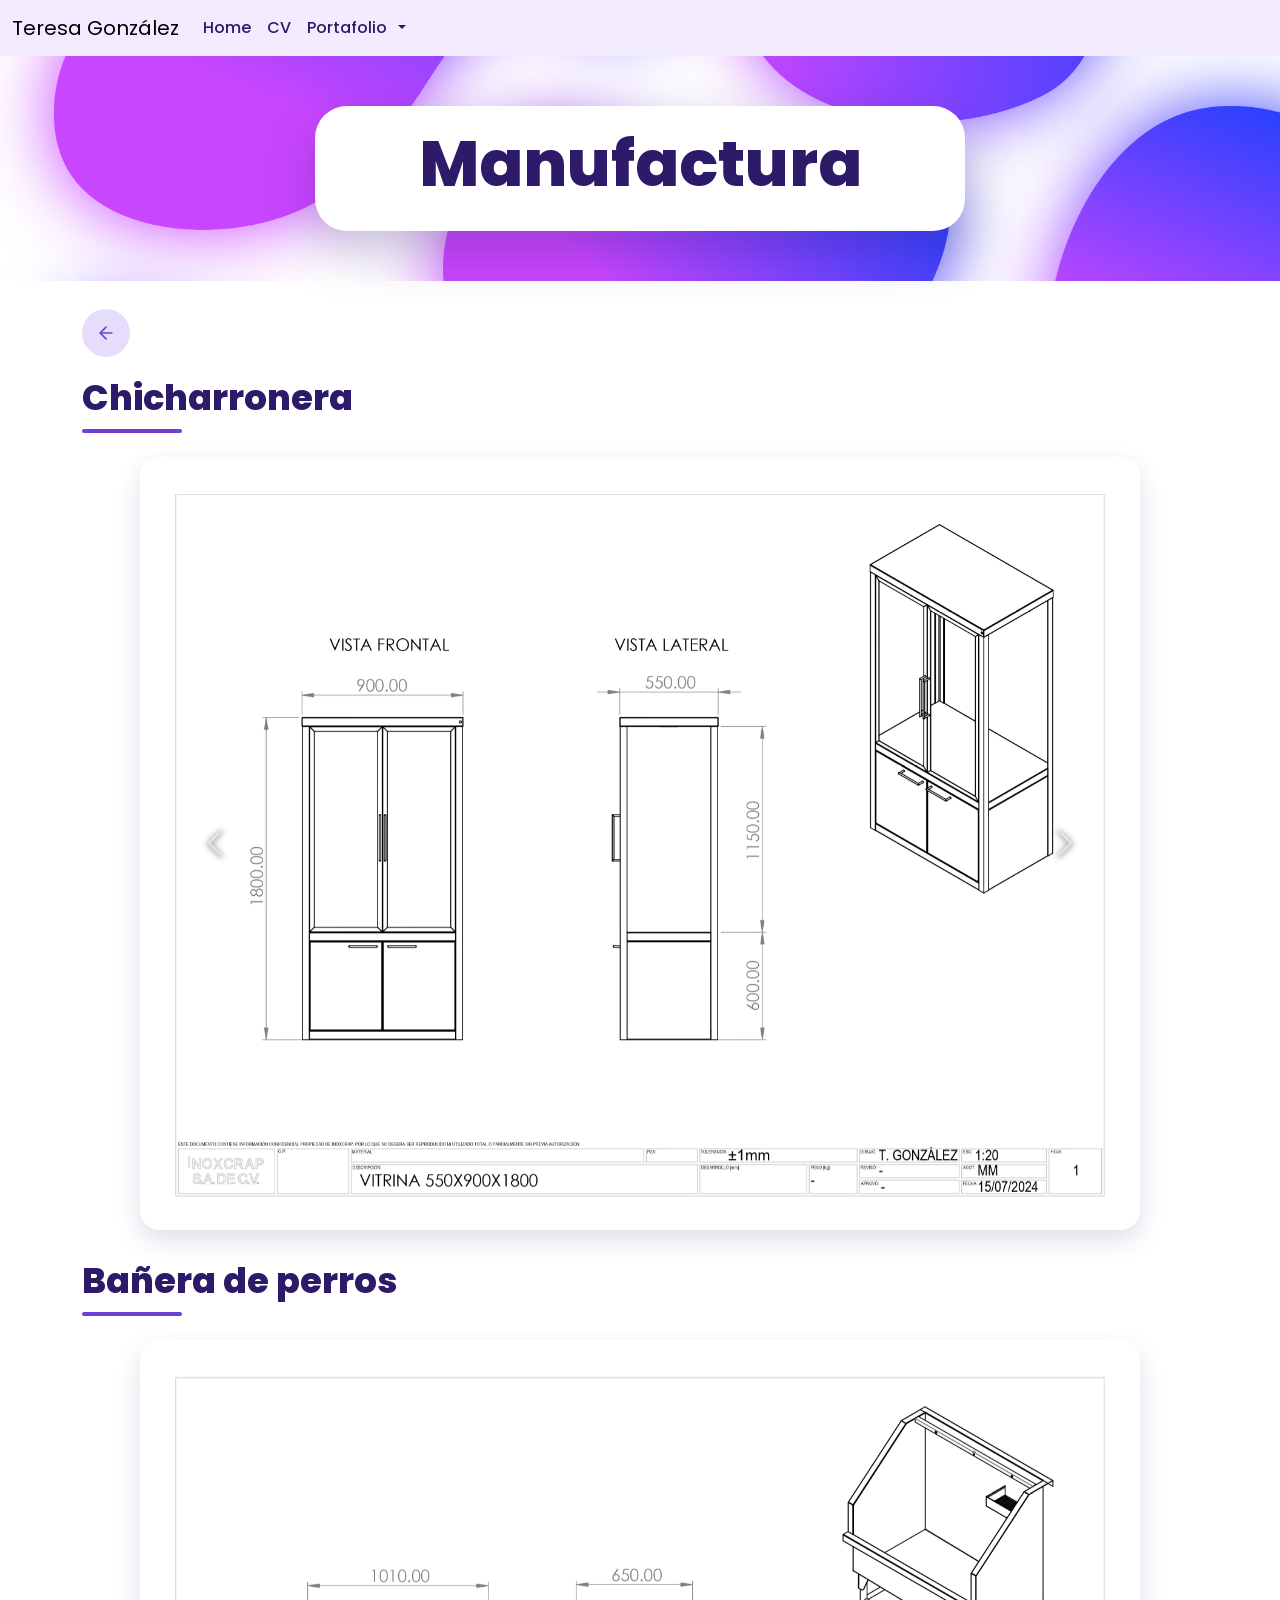
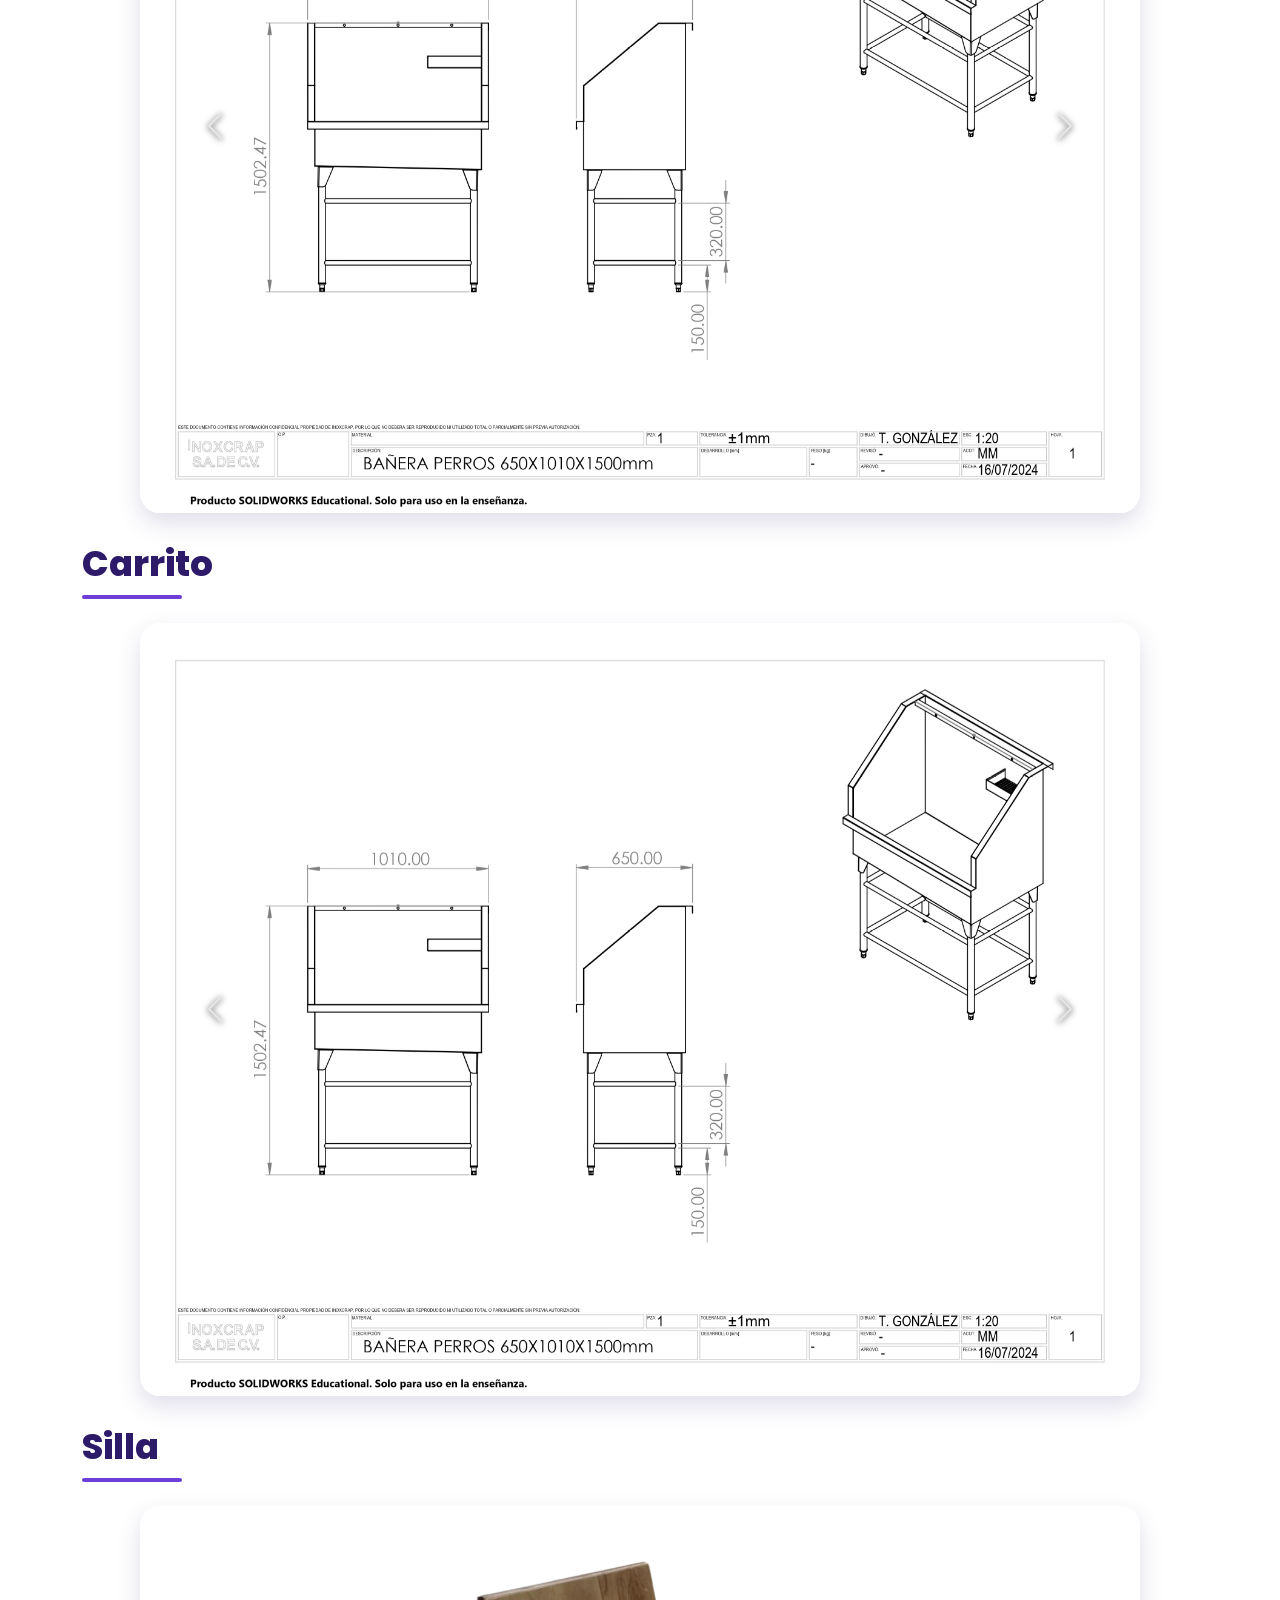
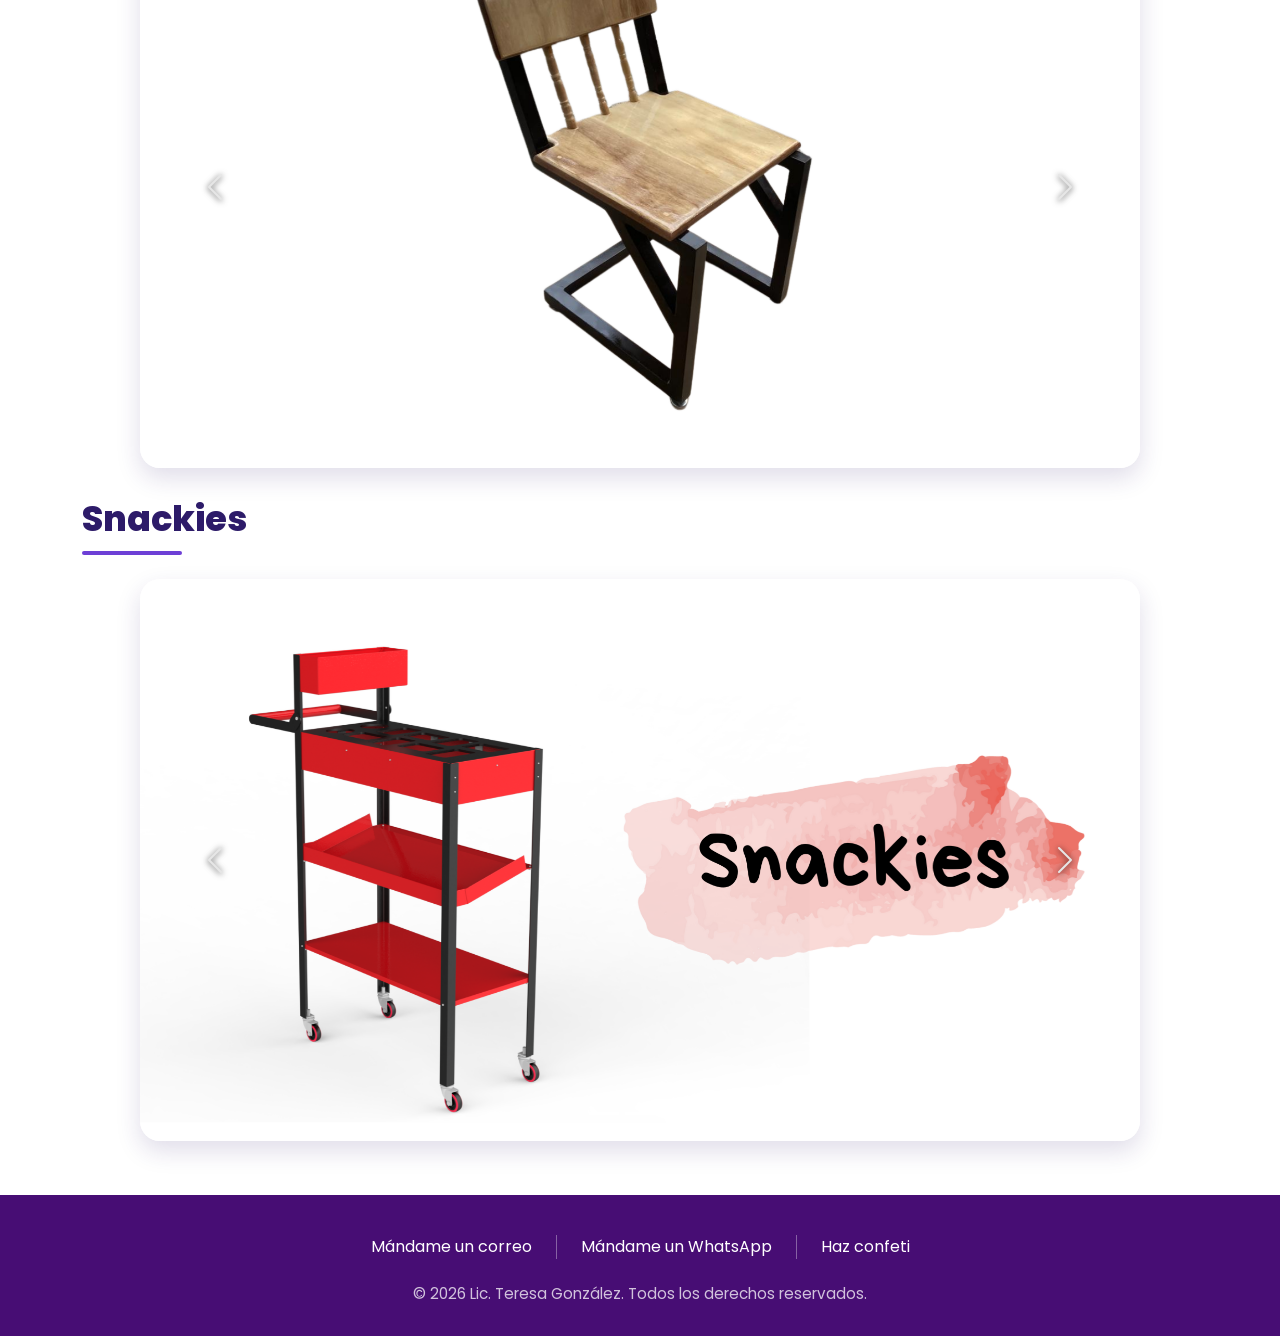
<file: Links/Manufactura.html>
<!doctype html>
<html lang="en">
  <head>
    <meta charset="UTF-8" />
    <meta name="viewport" content="width=device-width, initial-scale=1.0" />
    <title>Portafolio</title>
    <link
      href="https://cdn.jsdelivr.net/npm/bootstrap@5.3.3/dist/css/bootstrap.min.css"
      rel="stylesheet"
    />
    <link rel="preconnect" href="https://fonts.googleapis.com" />
    <link rel="preconnect" href="https://fonts.gstatic.com" crossorigin />
    <link
      href="https://fonts.googleapis.com/css2?family=Poppins:wght@400;500;600;700;800&display=swap"
      rel="stylesheet"
    />
    <link rel="stylesheet" href="../style.css" />
  </head>
  <body>
    <nav class="navbar navbar-expand-lg navbar-light main-nav">
      <div class="container-fluid">
        <a class="navbar-brand" href="#">Teresa González</a>
        <button
          class="navbar-toggler"
          type="button"
          data-bs-toggle="collapse"
          data-bs-target="#navbarNavDropdown"
          aria-controls="navbarNavDropdown"
          aria-expanded="false"
          aria-label="Toggle navigation"
        >
          <span class="navbar-toggler-icon"></span>
        </button>
        <div class="collapse navbar-collapse" id="navbarNavDropdown">
          <ul class="navbar-nav">
            <li class="nav-item">
              <a
                class="nav-link"
                href="../index.html"
                >Home</a
              >
            </li>
            <li class="nav-item">
              <a class="nav-link" href="CV.html">CV</a>
            </li>
            <li class="nav-item dropdown nav-split">
              <a
                class="nav-link"
                data-page="portafolio"
                href="Portafolio.html"
                >Portafolio</a
              >
              <a
                class="nav-link dropdown-toggle dropdown-toggle-split"
                href="#"
                role="button"
                data-bs-toggle="dropdown"
                aria-expanded="false"
              >
                <span class="visually-hidden">Abrir secciones</span>
              </a>
              <ul class="dropdown-menu">
                <li>
                  <a class="dropdown-item" href="MotionGraphics.html"
                    >Motion Graphics</a
                  >
                </li>
                <li>
                  <a class="dropdown-item" href="Manufactura.html"
                    >Manufactura</a
                  >
                </li>
                <li>
                  <a class="dropdown-item" href="Renders.html">Renders</a>
                </li>
                <li>
                  <a class="dropdown-item" href="DiseñoGrafico.html"
                    >Diseño Gráfico</a
                  >
                </li>
              </ul>
            </li>
          </ul>
        </div>
      </div>
    </nav>
    <section class="page-hero">
        <div class="page-hero-box">
            <h1>Manufactura</h1>
        </div>
    </section>
    <section class="back-section">
      <div class="container">
        <a href="Portafolio.html" class="card-h-arrow" aria-label="Volver a Portafolio">
          <svg width="20" height="20" viewBox="0 0 24 24" fill="none"
              stroke="currentColor" stroke-width="2"
              stroke-linecap="round" stroke-linejoin="round" aria-hidden="true">
            <line x1="19" y1="12" x2="5" y2="12" />
            <polyline points="12 19 5 12 12 5" />
          </svg>
        </a>
      </div>
    </section>
<section class="gallery-section">
  <div class="container">
    <h4 class="subtitle">Chicharronera</h4>
    <div class="single-gallery">
      <div id="demo1" class="carousel slide">
        <div class="carousel-indicators">
          <button type="button" data-bs-target="#demo1" data-bs-slide-to="0" class="active" aria-current="true" aria-label="Imagen 1"></button>
          <button type="button" data-bs-target="#demo1" data-bs-slide-to="1" aria-label="Imagen 2"></button>
          <button type="button" data-bs-target="#demo1" data-bs-slide-to="2" aria-label="Imagen 3"></button>
          <button type="button" data-bs-target="#demo1" data-bs-slide-to="3" aria-label="Imagen 4"></button>
          <button type="button" data-bs-target="#demo1" data-bs-slide-to="4" aria-label="Imagen 5"></button>
          <button type="button" data-bs-target="#demo1" data-bs-slide-to="5" aria-label="Imagen 6"></button>
          <button type="button" data-bs-target="#demo1" data-bs-slide-to="6" aria-label="Imagen 7"></button>
          <button type="button" data-bs-target="#demo1" data-bs-slide-to="7" aria-label="Imagen 8"></button>
          <button type="button" data-bs-target="#demo1" data-bs-slide-to="9" aria-label="Imagen 9"></button>
          <button type="button" data-bs-target="#demo1" data-bs-slide-to="9" aria-label="Imagen 10"></button>
        </div>

        <div class="carousel-inner">
          <div class="carousel-item active">
            <img src="../Images/Portafolio/Manufactura/chicharronera1.jpg" alt="Chicharronera 1" class="d-block w-100" />
          </div>
          <div class="carousel-item">
            <img src="../Images/Portafolio/Manufactura/chicharronera2.jpg" alt="Chicharronera 2" class="d-block w-100" loading="lazy" />
          </div>
          <div class="carousel-item">
            <img src="../Images/Portafolio/Manufactura/chicharronera3.jpg" alt="Chicharronera 3" class="d-block w-100" loading="lazy" />
          </div>
          <div class="carousel-item">
            <img src="../Images/Portafolio/Manufactura/chicharronera4.jpg" alt="Chicharronera 4" class="d-block w-100" loading="lazy" />
          </div>
          <div class="carousel-item">
            <img src="../Images/Portafolio/Manufactura/chicharronera5.jpg" alt="Chicharronera 5" class="d-block w-100" loading="lazy" />
          </div>
          <div class="carousel-item">
            <img src="../Images/Portafolio/Manufactura/chicharronera6.jpg" alt="Chicharronera 6" class="d-block w-100" loading="lazy" />
          </div>
          <div class="carousel-item">
            <img src="../Images/Portafolio/Manufactura/chicharronera7.jpg" alt="Chicharronera 7" class="d-block w-100" loading="lazy" />
          </div>
          <div class="carousel-item">
            <img src="../Images/Portafolio/Manufactura/chicharronera8.jpg" alt="Chicharronera 8" class="d-block w-100" loading="lazy" />
          </div>
          <div class="carousel-item">
            <img src="../Images/Portafolio/Manufactura/chicharronera9.jpg" alt="Chicharronera 9" class="d-block w-100" loading="lazy" />
          </div>
          <div class="carousel-item">
            <img src="../Images/Portafolio/Manufactura/chicharronera10.jpg" alt="Chicharronera 10" class="d-block w-100" loading="lazy" />
          </div>
        </div>

        <button class="carousel-control-prev" type="button" data-bs-target="#demo1" data-bs-slide="prev">
          <span class="carousel-control-prev-icon" aria-hidden="true"></span>
          <span class="visually-hidden">Anterior</span>
        </button>
        <button class="carousel-control-next" type="button" data-bs-target="#demo1" data-bs-slide="next">
          <span class="carousel-control-next-icon" aria-hidden="true"></span>
          <span class="visually-hidden">Siguiente</span>
        </button>
      </div>
    </div>
  </div>
</section>
<section class="gallery-section">
  <div class="container">
    <h4 class="subtitle">Bañera de perros</h4>
    <div class="single-gallery">
      <div id="demo2" class="carousel slide">
        <div class="carousel-indicators">
          <button type="button" data-bs-target="#demo2" data-bs-slide-to="0" class="active" aria-current="true" aria-label="Imagen 1"></button>
          <button type="button" data-bs-target="#demo2" data-bs-slide-to="1" aria-label="Imagen 2"></button>
          <button type="button" data-bs-target="#demo2" data-bs-slide-to="2" aria-label="Imagen 3"></button>
          <button type="button" data-bs-target="#demo2" data-bs-slide-to="3" aria-label="Imagen 4"></button>
          <button type="button" data-bs-target="#demo2" data-bs-slide-to="4" aria-label="Imagen 5"></button>
          <button type="button" data-bs-target="#demo2" data-bs-slide-to="5" aria-label="Imagen 6"></button>
          <button type="button" data-bs-target="#demo2" data-bs-slide-to="6" aria-label="Imagen 7"></button>
        </div>

        <div class="carousel-inner">
          <div class="carousel-item active">
            <img src="../Images/Portafolio/Manufactura/bañera1.jpg" alt="Bañera 1" class="d-block w-100" />
          </div>
          <div class="carousel-item">
            <img src="../Images/Portafolio/Manufactura/bañera2.jpg" alt="Bañera 2" class="d-block w-100" loading="lazy" />
          </div>
          <div class="carousel-item">
            <img src="../Images/Portafolio/Manufactura/bañera3.jpg" alt="Bañera 3" class="d-block w-100" loading="lazy" />
          </div>
          <div class="carousel-item">
            <img src="../Images/Portafolio/Manufactura/bañera4.jpg" alt="Bañera 4" class="d-block w-100" loading="lazy" />
          </div>
          <div class="carousel-item">
            <img src="../Images/Portafolio/Manufactura/bañera5.jpg" alt="Bañera 5" class="d-block w-100" loading="lazy" />
          </div>
          <div class="carousel-item">
            <img src="../Images/Portafolio/Manufactura/bañera6.jpg" alt="Bañera 6" class="d-block w-100" loading="lazy" />
          </div>
          <div class="carousel-item">
            <img src="../Images/Portafolio/Manufactura/bañera7.jpg" alt="Bañera 7" class="d-block w-100" loading="lazy" />
          </div>
        </div>

        <button class="carousel-control-prev" type="button" data-bs-target="#demo2" data-bs-slide="prev">
          <span class="carousel-control-prev-icon" aria-hidden="true"></span>
          <span class="visually-hidden">Anterior</span>
        </button>
        <button class="carousel-control-next" type="button" data-bs-target="#demo2" data-bs-slide="next">
          <span class="carousel-control-next-icon" aria-hidden="true"></span>
          <span class="visually-hidden">Siguiente</span>
        </button>
      </div>
    </div>
  </div>
</section>
<section class="gallery-section">
  <div class="container">
    <h4 class="subtitle">Carrito</h4>
    <div class="single-gallery">
      <div id="demo3" class="carousel slide">
        <div class="carousel-indicators">
          <button type="button" data-bs-target="#demo3" data-bs-slide-to="0" class="active" aria-current="true" aria-label="Imagen 1"></button>
          <button type="button" data-bs-target="#demo3" data-bs-slide-to="1" aria-label="Imagen 2"></button>
          <button type="button" data-bs-target="#demo3" data-bs-slide-to="2" aria-label="Imagen 3"></button>
          <button type="button" data-bs-target="#demo3" data-bs-slide-to="3" aria-label="Imagen 4"></button>
        </div>

        <div class="carousel-inner">
          <div class="carousel-item active">
            <img src="../Images/Portafolio/Manufactura/bañera1.jpg" alt="Bañera 1" class="d-block w-100" />
          </div>
          <div class="carousel-item">
            <img src="../Images/Portafolio/Manufactura/carrito2.jpg" alt="Bañera 2" class="d-block w-100" loading="lazy" />
          </div>
          <div class="carousel-item">
            <img src="../Images/Portafolio/Manufactura/carrito3.jpg" alt="Bañera 3" class="d-block w-100" loading="lazy" />
          </div>
          <div class="carousel-item">
            <img src="../Images/Portafolio/Manufactura/carrito4.jpg" alt="Bañera 4" class="d-block w-100" loading="lazy" />
          </div>
        </div>

        <button class="carousel-control-prev" type="button" data-bs-target="#demo3" data-bs-slide="prev">
          <span class="carousel-control-prev-icon" aria-hidden="true"></span>
          <span class="visually-hidden">Anterior</span>
        </button>
        <button class="carousel-control-next" type="button" data-bs-target="#demo3" data-bs-slide="next">
          <span class="carousel-control-next-icon" aria-hidden="true"></span>
          <span class="visually-hidden">Siguiente</span>
        </button>
      </div>
    </div>
  </div>
</section>
<section class="gallery-section">
  <div class="container">
    <h4 class="subtitle">Silla</h4>
    <div class="single-gallery">
      <div id="demo4" class="carousel slide">
        <div class="carousel-indicators">
          <button type="button" data-bs-target="#demo4" data-bs-slide-to="0" class="active" aria-current="true" aria-label="Imagen 1"></button>
          <button type="button" data-bs-target="#demo4" data-bs-slide-to="1" aria-label="Imagen 2"></button>
          <button type="button" data-bs-target="#demo4" data-bs-slide-to="2" aria-label="Imagen 3"></button>
          <button type="button" data-bs-target="#demo4" data-bs-slide-to="3" aria-label="Imagen 4"></button>
        </div>

        <div class="carousel-inner">
          <div class="carousel-item active">
            <img src="../Images/Portafolio/Manufactura/silla1.png" alt="Silla 1" class="d-block w-100" />
          </div>
          <div class="carousel-item">
            <img src="../Images/Portafolio/Manufactura/silla2.png" alt="Silla 2" class="d-block w-100" loading="lazy" />
          </div>
          <div class="carousel-item">
            <img src="../Images/Portafolio/Manufactura/silla3.png" alt="Silla 3" class="d-block w-100" loading="lazy" />
          </div>
          <div class="carousel-item">
            <img src="../Images/Portafolio/Manufactura/silla4.png" alt="Silla 4" class="d-block w-100" loading="lazy" />
          </div>
        </div>

        <button class="carousel-control-prev" type="button" data-bs-target="#demo4" data-bs-slide="prev">
          <span class="carousel-control-prev-icon" aria-hidden="true"></span>
          <span class="visually-hidden">Anterior</span>
        </button>
        <button class="carousel-control-next" type="button" data-bs-target="#demo4" data-bs-slide="next">
          <span class="carousel-control-next-icon" aria-hidden="true"></span>
          <span class="visually-hidden">Siguiente</span>
        </button>
      </div>
    </div>
  </div>
</section>
<section class="gallery-section">
  <div class="container">
    <h4 class="subtitle">Snackies</h4>
    <div class="single-gallery">
      <div id="demo5" class="carousel slide">
        <div class="carousel-indicators">
          <button type="button" data-bs-target="#demo5" data-bs-slide-to="0" class="active" aria-current="true" aria-label="Imagen 1"></button>
          <button type="button" data-bs-target="#demo5" data-bs-slide-to="1" aria-label="Imagen 2"></button>
          <button type="button" data-bs-target="#demo5" data-bs-slide-to="2" aria-label="Imagen 3"></button>
        </div>

        <div class="carousel-inner">
          <div class="carousel-item active">
            <img src="../Images/Portafolio/Manufactura/snack1.png" alt="Snack 1" class="d-block w-100" />
          </div>
          <div class="carousel-item">
            <img src="../Images/Portafolio/Manufactura/snack2.png" alt="Snack 2" class="d-block w-100" loading="lazy" />
          </div>
          <div class="carousel-item">
            <img src="../Images/Portafolio/Manufactura/snack3.png" alt="Snack 3" class="d-block w-100" loading="lazy" />
          </div>
        </div>

        <button class="carousel-control-prev" type="button" data-bs-target="#demo5" data-bs-slide="prev">
          <span class="carousel-control-prev-icon" aria-hidden="true"></span>
          <span class="visually-hidden">Anterior</span>
        </button>
        <button class="carousel-control-next" type="button" data-bs-target="#demo5" data-bs-slide="next">
          <span class="carousel-control-next-icon" aria-hidden="true"></span>
          <span class="visually-hidden">Siguiente</span>
        </button>
      </div>
    </div>
  </div>
  </br>
</section>

    <footer class="site-footer">
      <nav class="footer-links" aria-label="Contacto">
        <a href="mailto:teresasofiagonzalez@gmail.com">Mándame un correo</a>
        <a
          href="https://wa.me/525539582514"
          target="_blank"
          rel="noopener noreferrer"
          >Mándame un WhatsApp</a
        >
        <a
          href="https://confettipage.com/en"
          target="_blank"
          rel="noopener noreferrer"
          >Haz confeti</a
        >
      </nav>
      <p class="footer-copy">
        © 2026 Lic. Teresa González. Todos los derechos reservados.
      </p>
    </footer>
    <script src="https://cdn.jsdelivr.net/npm/bootstrap@5.3.3/dist/js/bootstrap.bundle.min.js"></script>
  </body>
</html>
</file>
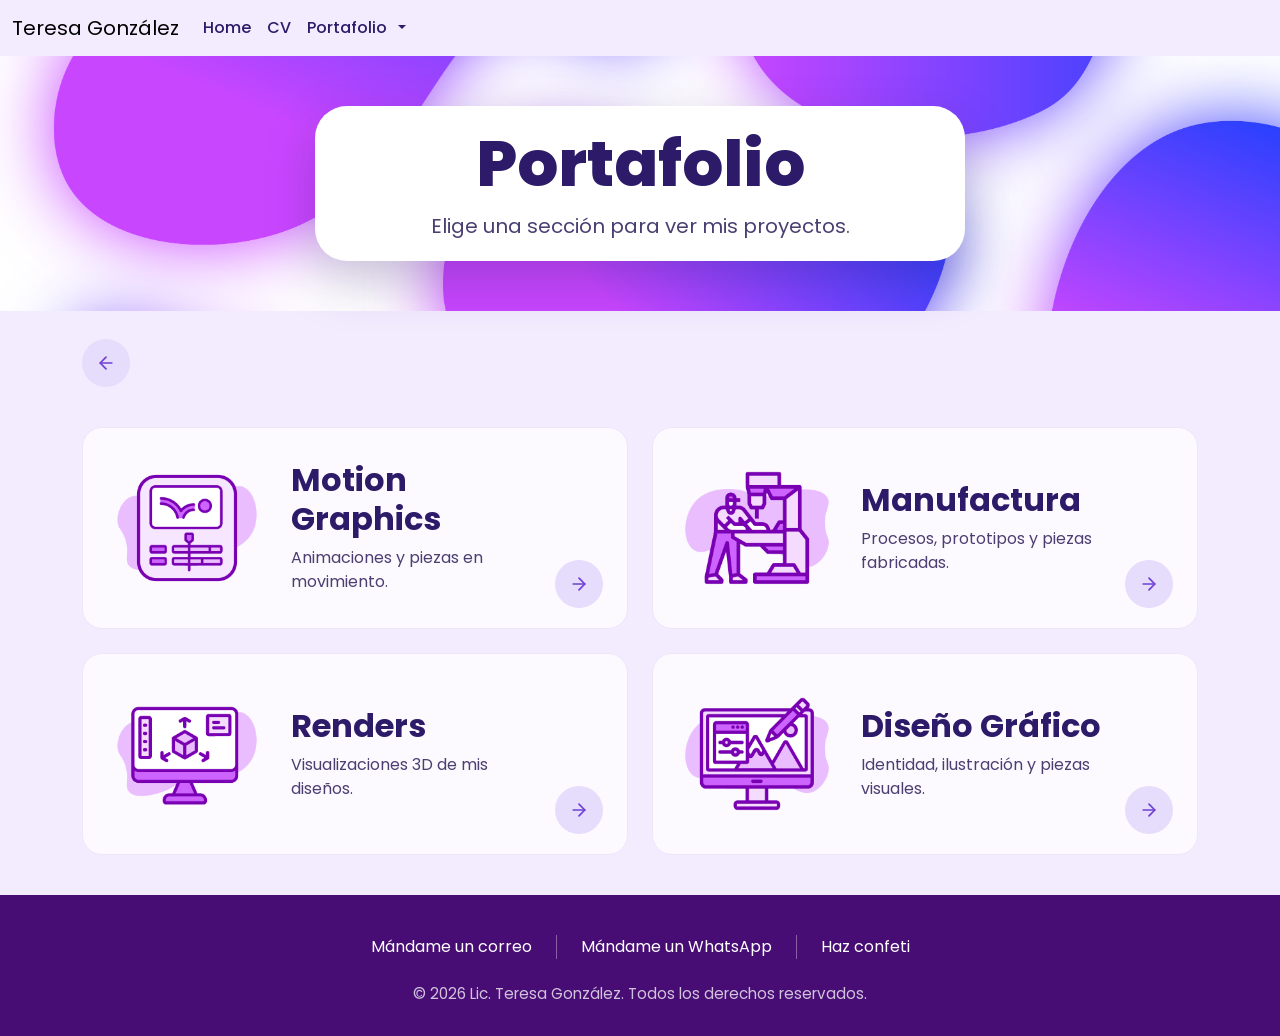
<file: Links/Portafolio.html>
<!doctype html>
<html lang="en">
  <head>
    <meta charset="UTF-8" />
    <meta name="viewport" content="width=device-width, initial-scale=1.0" />
    <title>Portafolio</title>
    <link
      href="https://cdn.jsdelivr.net/npm/bootstrap@5.3.3/dist/css/bootstrap.min.css"
      rel="stylesheet"
    />
    <link rel="preconnect" href="https://fonts.googleapis.com" />
    <link rel="preconnect" href="https://fonts.gstatic.com" crossorigin />
    <link
      href="https://fonts.googleapis.com/css2?family=Poppins:wght@400;500;600;700;800&display=swap"
      rel="stylesheet"
    />
    <link rel="stylesheet" href="../style.css" />
  </head>
  <body>
    <nav class="navbar navbar-expand-lg navbar-light main-nav">
      <div class="container-fluid">
        <a class="navbar-brand" href="#">Teresa González</a>
        <button
          class="navbar-toggler"
          type="button"
          data-bs-toggle="collapse"
          data-bs-target="#navbarNavDropdown"
          aria-controls="navbarNavDropdown"
          aria-expanded="false"
          aria-label="Toggle navigation"
        >
          <span class="navbar-toggler-icon"></span>
        </button>
        <div class="collapse navbar-collapse" id="navbarNavDropdown">
          <ul class="navbar-nav">
            <li class="nav-item">
              <a class="nav-link" href="../index.html">Home</a>
            </li>
            <li class="nav-item">
              <a class="nav-link" href="CV.html">CV</a>
            </li>
            <li class="nav-item dropdown nav-split">
              <a class="nav-link" data-page="portafolio" href="Portafolio.html"
                >Portafolio</a
              >
              <a
                class="nav-link dropdown-toggle dropdown-toggle-split"
                href="#"
                role="button"
                data-bs-toggle="dropdown"
                aria-expanded="false"
              >
                <span class="visually-hidden">Abrir secciones</span>
              </a>
              <ul class="dropdown-menu">
                <li>
                  <a class="dropdown-item" href="MotionGraphics.html"
                    >Motion Graphics</a
                  >
                </li>
                <li>
                  <a class="dropdown-item" href="Manufactura.html"
                    >Manufactura</a
                  >
                </li>
                <li>
                  <a class="dropdown-item" href="Renders.html">Renders</a>
                </li>
                <li>
                  <a class="dropdown-item" href="DiseñoGrafico.html"
                    >Diseño Gráfico</a
                  >
                </li>
              </ul>
            </li>
          </ul>
        </div>
      </div>
    </nav>
    <section class="page-hero">
      <div class="page-hero-box">
        <h1>Portafolio</h1>
        <p>Elige una sección para ver mis proyectos.</p>
      </div>
    </section>
    <section class="bac-section">
      <div class="container">
        <a
          href="../index.html"
          class="card-h-arrow"
          aria-label="Volver a Portafolio"
        >
          <svg
            width="20"
            height="20"
            viewBox="0 0 24 24"
            fill="none"
            stroke="currentColor"
            stroke-width="2"
            stroke-linecap="round"
            stroke-linejoin="round"
            aria-hidden="true"
          >
            <line x1="19" y1="12" x2="5" y2="12" />
            <polyline points="12 19 5 12 12 5" />
          </svg>
        </a>
      </div>
    </section>
    <section class="cards-section">
      <div class="container">
        <div class="row justify-content-center g-4">
          <!-- Motion Graphics -->
          <div class="col-12 col-lg-6">
            <div class="card card-h">
              <img
                class="card-h-img"
                src="../Images/motion.png"
                alt="Motion Graphics"
              />
              <div class="card-h-body">
                <h5 class="card-h-title">
                  <a href="MotionGraphics.html" class="stretched-link"
                    >Motion Graphics</a
                  >
                </h5>
                <p class="card-h-text">Animaciones y piezas en movimiento.</p>
              </div>
              <span class="card-h-arrow" aria-hidden="true">
                <svg
                  width="20"
                  height="20"
                  viewBox="0 0 24 24"
                  fill="none"
                  stroke="currentColor"
                  stroke-width="2"
                  stroke-linecap="round"
                  stroke-linejoin="round"
                >
                  <line x1="5" y1="12" x2="19" y2="12" />
                  <polyline points="12 5 19 12 12 19" />
                </svg>
              </span>
            </div>
          </div>

          <!-- Manufactura -->
          <div class="col-12 col-lg-6">
            <div class="card card-h">
              <img
                class="card-h-img"
                src="../Images/manufactura.png"
                alt="Manufactura"
              />
              <div class="card-h-body">
                <h5 class="card-h-title">
                  <a href="Manufactura.html" class="stretched-link"
                    >Manufactura</a
                  >
                </h5>
                <p class="card-h-text">
                  Procesos, prototipos y piezas fabricadas.
                </p>
              </div>
              <span class="card-h-arrow" aria-hidden="true">
                <svg
                  width="20"
                  height="20"
                  viewBox="0 0 24 24"
                  fill="none"
                  stroke="currentColor"
                  stroke-width="2"
                  stroke-linecap="round"
                  stroke-linejoin="round"
                >
                  <line x1="5" y1="12" x2="19" y2="12" />
                  <polyline points="12 5 19 12 12 19" />
                </svg>
              </span>
            </div>
          </div>

          <!-- Renders -->
          <div class="col-12 col-lg-6">
            <div class="card card-h">
              <img
                class="card-h-img"
                src="../Images/renders.png"
                alt="Renders"
              />
              <div class="card-h-body">
                <h5 class="card-h-title">
                  <a href="Renders.html" class="stretched-link">Renders</a>
                </h5>
                <p class="card-h-text">Visualizaciones 3D de mis diseños.</p>
              </div>
              <span class="card-h-arrow" aria-hidden="true">
                <svg
                  width="20"
                  height="20"
                  viewBox="0 0 24 24"
                  fill="none"
                  stroke="currentColor"
                  stroke-width="2"
                  stroke-linecap="round"
                  stroke-linejoin="round"
                >
                  <line x1="5" y1="12" x2="19" y2="12" />
                  <polyline points="12 5 19 12 12 19" />
                </svg>
              </span>
            </div>
          </div>

          <!-- Diseño Gráfico -->
          <div class="col-12 col-lg-6">
            <div class="card card-h">
              <img
                class="card-h-img"
                src="../Images/diseno.png"
                alt="Diseño Gráfico"
              />
              <div class="card-h-body">
                <h5 class="card-h-title">
                  <a href="DiseñoGrafico.html" class="stretched-link"
                    >Diseño Gráfico</a
                  >
                </h5>
                <p class="card-h-text">
                  Identidad, ilustración y piezas visuales.
                </p>
              </div>
              <span class="card-h-arrow" aria-hidden="true">
                <svg
                  width="20"
                  height="20"
                  viewBox="0 0 24 24"
                  fill="none"
                  stroke="currentColor"
                  stroke-width="2"
                  stroke-linecap="round"
                  stroke-linejoin="round"
                >
                  <line x1="5" y1="12" x2="19" y2="12" />
                  <polyline points="12 5 19 12 12 19" />
                </svg>
              </span>
            </div>
          </div>
        </div>
      </div>
    </section>
    <footer class="site-footer">
      <nav class="footer-links" aria-label="Contacto">
        <a href="mailto:teresasofiagonzalez@gmail.com">Mándame un correo</a>
        <a
          href="https://wa.me/525539582514"
          target="_blank"
          rel="noopener noreferrer"
          >Mándame un WhatsApp</a
        >
        <a
          href="https://confettipage.com/en"
          target="_blank"
          rel="noopener noreferrer"
          >Haz confeti</a
        >
      </nav>
      <p class="footer-copy">
        © 2026 Lic. Teresa González. Todos los derechos reservados.
      </p>
    </footer>
    <script src="https://cdn.jsdelivr.net/npm/bootstrap@5.3.3/dist/js/bootstrap.bundle.min.js"></script>
  </body>
</html>
</file>
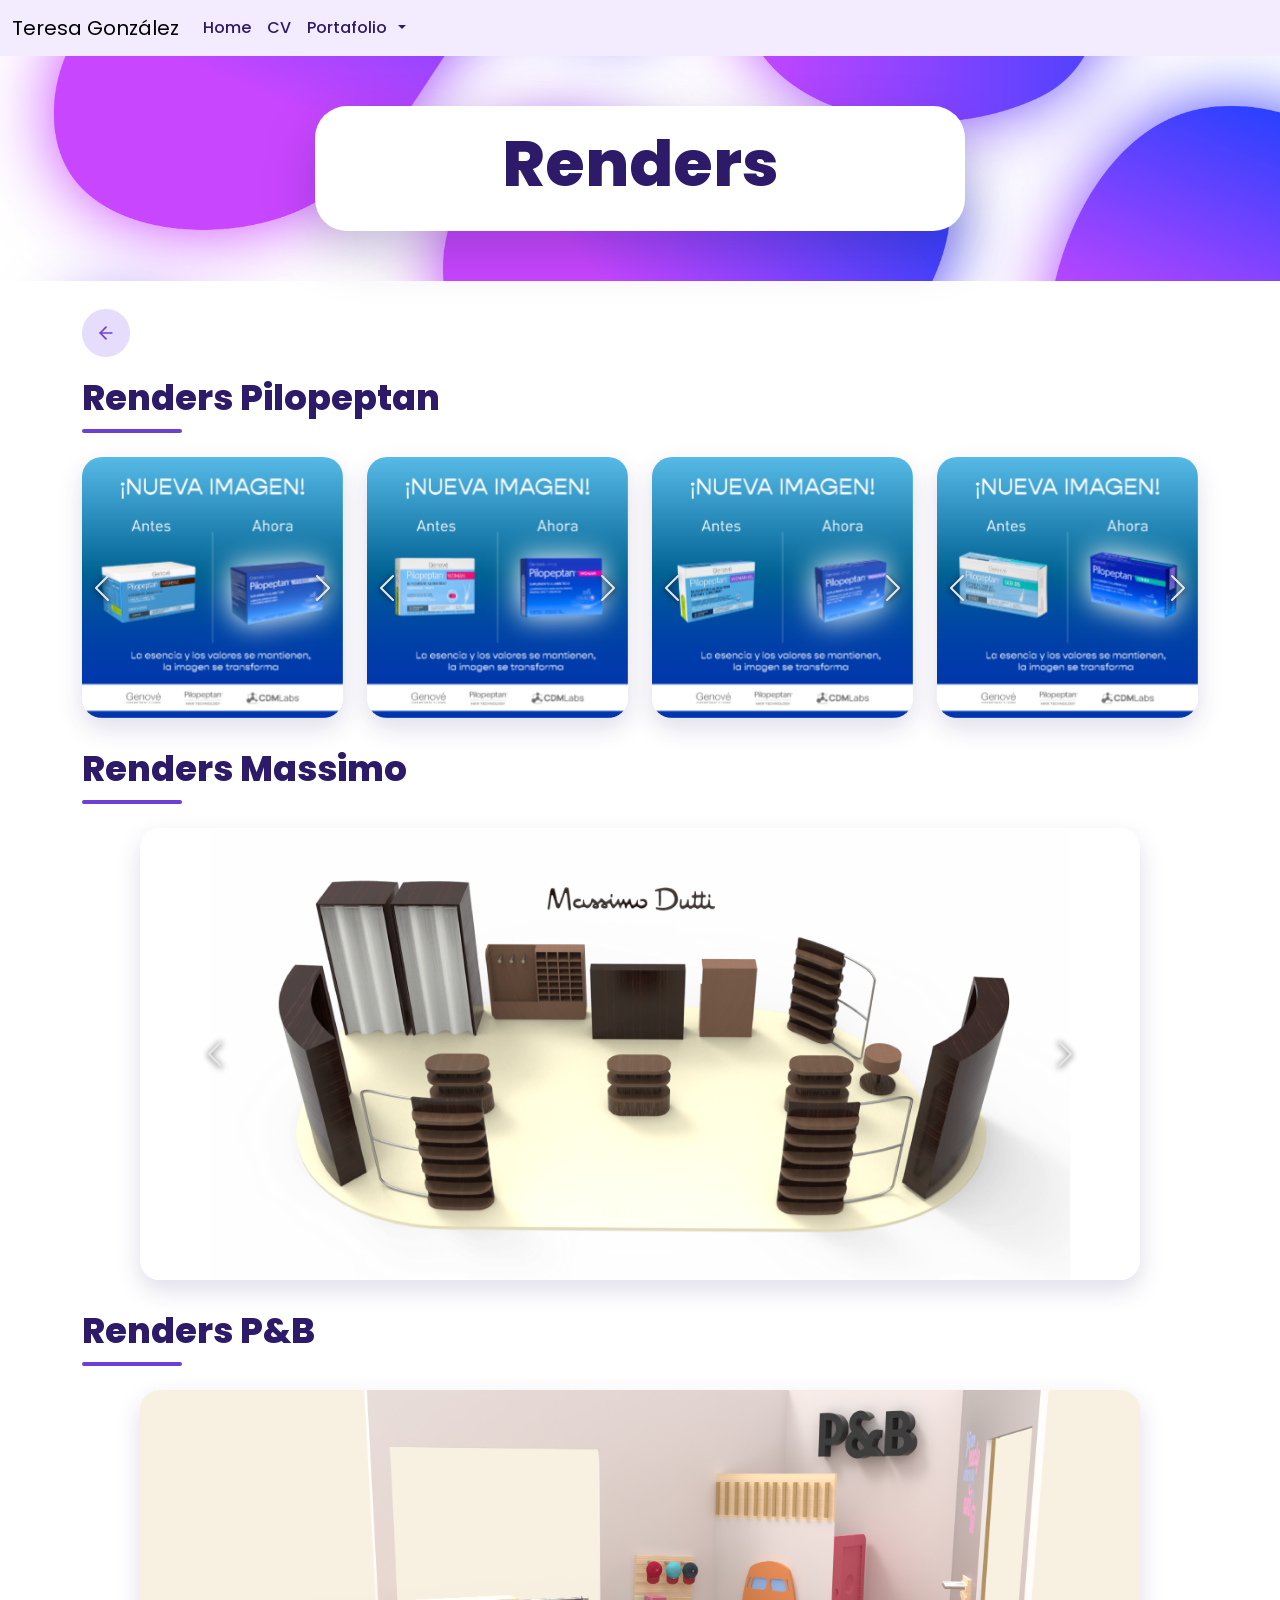
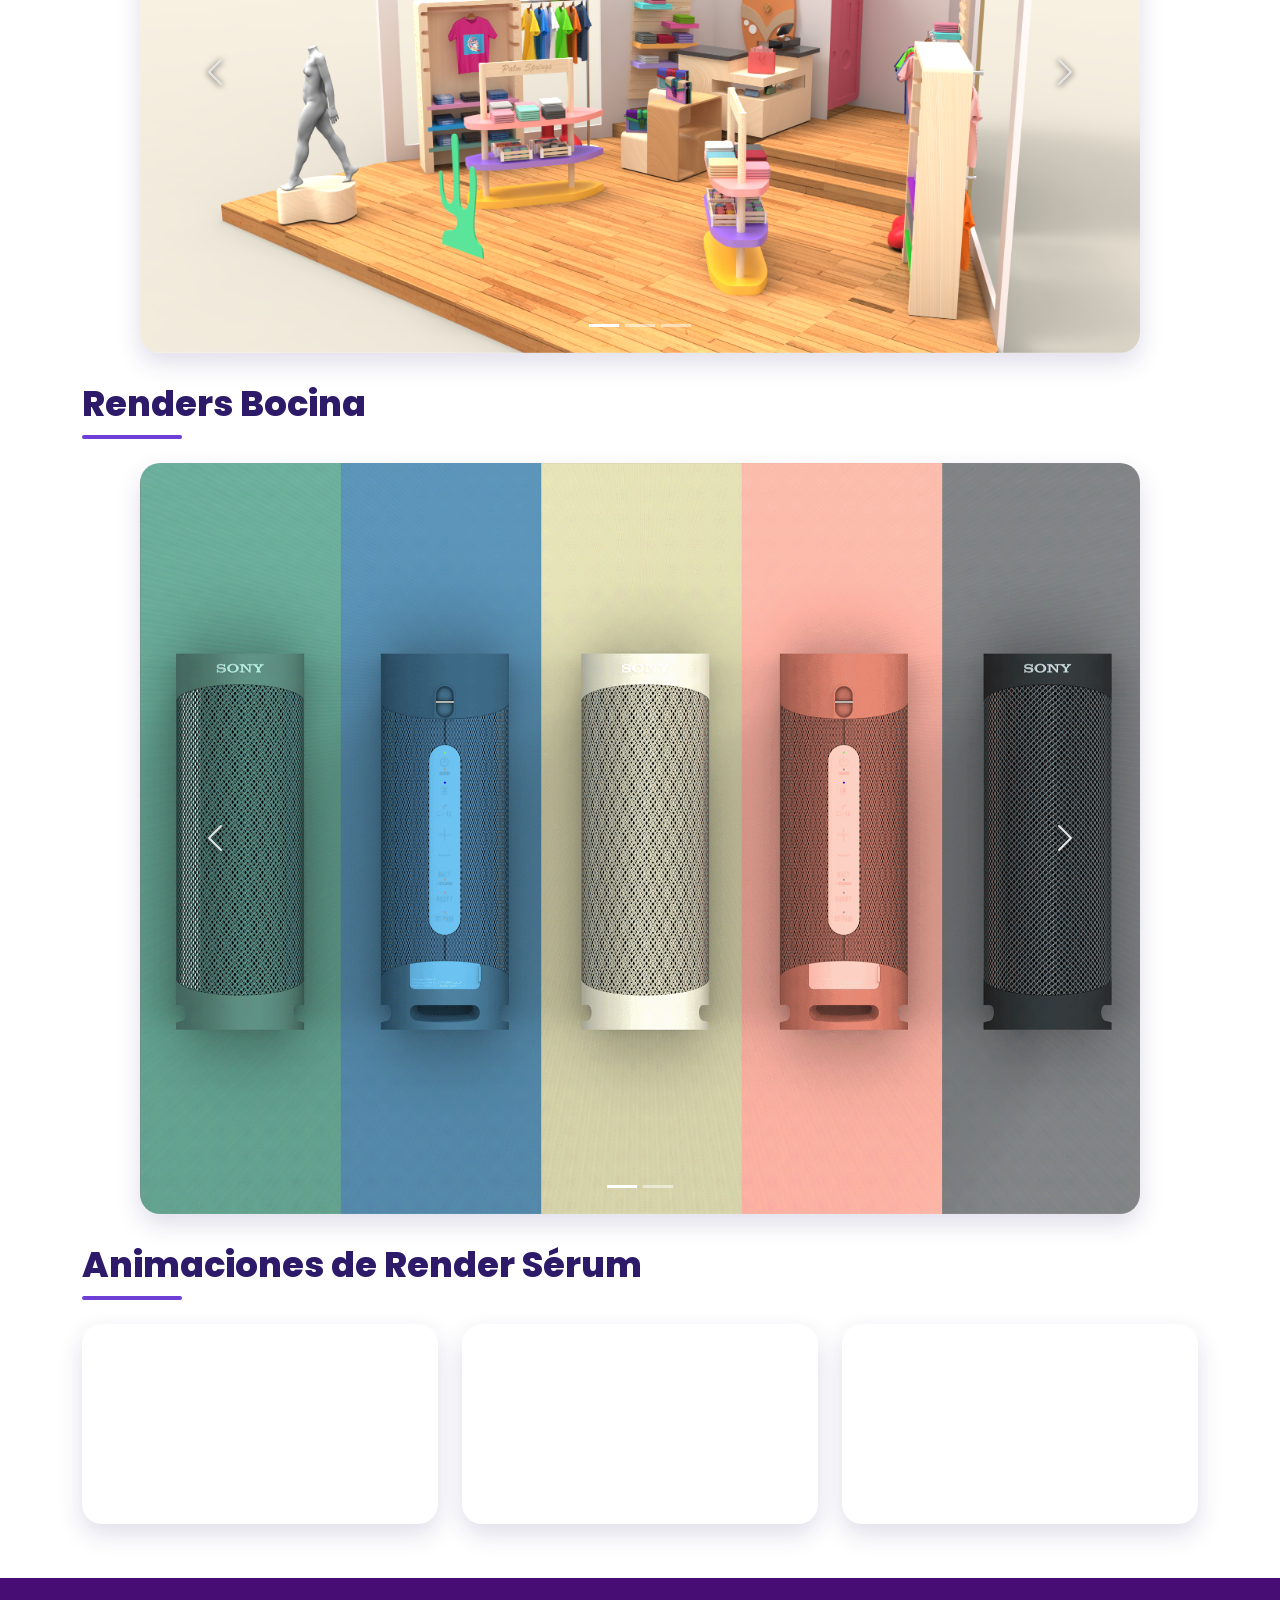
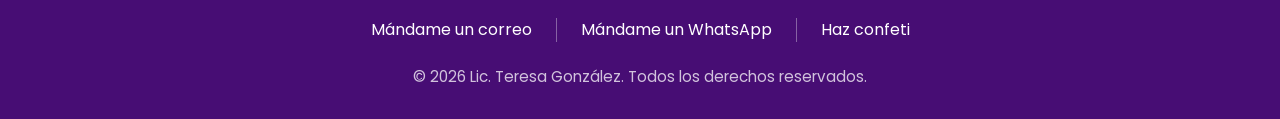
<file: Links/Renders.html>
<!doctype html>
<html lang="en">
  <head>
    <meta charset="UTF-8" />
    <meta name="viewport" content="width=device-width, initial-scale=1.0" />
    <title>Portafolio</title>
    <link
      href="https://cdn.jsdelivr.net/npm/bootstrap@5.3.3/dist/css/bootstrap.min.css"
      rel="stylesheet"
    />
    <link rel="preconnect" href="https://fonts.googleapis.com" />
    <link rel="preconnect" href="https://fonts.gstatic.com" crossorigin />
    <link
      href="https://fonts.googleapis.com/css2?family=Poppins:wght@400;500;600;700;800&display=swap"
      rel="stylesheet"
    />
    <link rel="stylesheet" href="../style.css" />
  </head>
  <body>
    <nav class="navbar navbar-expand-lg navbar-light main-nav">
      <div class="container-fluid">
        <a class="navbar-brand" href="#">Teresa González</a>
        <button
          class="navbar-toggler"
          type="button"
          data-bs-toggle="collapse"
          data-bs-target="#navbarNavDropdown"
          aria-controls="navbarNavDropdown"
          aria-expanded="false"
          aria-label="Toggle navigation"
        >
          <span class="navbar-toggler-icon"></span>
        </button>
        <div class="collapse navbar-collapse" id="navbarNavDropdown">
          <ul class="navbar-nav">
            <li class="nav-item">
              <a
                class="nav-link"
                href="../index.html"
                >Home</a
              >
            </li>
            <li class="nav-item">
              <a class="nav-link" href="CV.html">CV</a>
            </li>
            <li class="nav-item dropdown nav-split">
              <a
                class="nav-link"
                data-page="portafolio"
                href="Portafolio.html"
                >Portafolio</a
              >
              <a
                class="nav-link dropdown-toggle dropdown-toggle-split"
                href="#"
                role="button"
                data-bs-toggle="dropdown"
                aria-expanded="false"
              >
                <span class="visually-hidden">Abrir secciones</span>
              </a>
              <ul class="dropdown-menu">
                <li>
                  <a class="dropdown-item" href="MotionGraphics.html"
                    >Motion Graphics</a
                  >
                </li>
                <li>
                  <a class="dropdown-item" href="Manufactura.html"
                    >Manufactura</a
                  >
                </li>
                <li>
                  <a class="dropdown-item" href="Renders.html">Renders</a>
                </li>
                <li>
                  <a class="dropdown-item" href="DiseñoGrafico.html"
                    >Diseño Gráfico</a
                  >
                </li>
              </ul>
            </li>
          </ul>
        </div>
      </div>
    </nav>
    <section class="page-hero">
        <div class="page-hero-box">
            <h1>Renders</h1>
        </div>
    </section>
    <section class="back-section">
      <div class="container">
        <a href="Portafolio.html" class="card-h-arrow" aria-label="Volver a Portafolio">
          <svg width="20" height="20" viewBox="0 0 24 24" fill="none"
              stroke="currentColor" stroke-width="2"
              stroke-linecap="round" stroke-linejoin="round" aria-hidden="true">
            <line x1="19" y1="12" x2="5" y2="12" />
            <polyline points="12 19 5 12 12 5" />
          </svg>
        </a>
      </div>
    </section>
      <section class="gallery-section">
        <div class="container">
          <h4 class="subtitle">Renders Pilopeptan</h4>

          <div class="parent2">
                    <div id="demo1" class="carousel slide">
          <div class="carousel-indicators">
            <button type="button" data-bs-target="#demo1" data-bs-slide-to="0" class="active" aria-current="true" aria-label="Imagen 1"></button>
            <button type="button" data-bs-target="#demo1" data-bs-slide-to="1" aria-label="Imagen 2"></button>
            <button type="button" data-bs-target="#demo1" data-bs-slide-to="2" aria-label="Imagen 3"></button>
            <button type="button" data-bs-target="#demo1" data-bs-slide-to="3" aria-label="Imagen 4"></button>
            <button type="button" data-bs-target="#demo1" data-bs-slide-to="4" aria-label="Imagen 5"></button>
          </div>

          <div class="carousel-inner">
            <div class="carousel-item active">
              <img src="../Images/Portafolio/Renders/INT1.png" alt="Render 1 INT" class="d-block w-100" />
            </div>
            <div class="carousel-item">
              <img src="../Images/Portafolio/Renders/INT2.png" alt="Render 2 INT" class="d-block w-100" />
            </div>
            <div class="carousel-item">
              <img src="../Images/Portafolio/Renders/INT3.png" alt="Render 3 INT" class="d-block w-100" />
            </div>
            <div class="carousel-item">
              <img src="../Images/Portafolio/Renders/INT4.png" alt="Render 4 INT" class="d-block w-100" />
            </div>
            <div class="carousel-item">
              <img src="../Images/Portafolio/Renders/INT5.png" alt="Render 5 INT" class="d-block w-100" />
            </div>
          </div>

          <button class="carousel-control-prev" type="button" data-bs-target="#demo1" data-bs-slide="prev">
            <span class="carousel-control-prev-icon" aria-hidden="true"></span>
            <span class="visually-hidden">Anterior</span>
          </button>
          <button class="carousel-control-next" type="button" data-bs-target="#demo1" data-bs-slide="next">
            <span class="carousel-control-next-icon" aria-hidden="true"></span>
            <span class="visually-hidden">Siguiente</span>
          </button>
        </div>
        <div id="demo2" class="carousel slide">
          <div class="carousel-indicators">
            <button type="button" data-bs-target="#demo2" data-bs-slide-to="0" class="active" aria-current="true" aria-label="Imagen 1"></button>
            <button type="button" data-bs-target="#demo2" data-bs-slide-to="1" aria-label="Imagen 2"></button>
            <button type="button" data-bs-target="#demo2" data-bs-slide-to="2" aria-label="Imagen 3"></button>
            <button type="button" data-bs-target="#demo2" data-bs-slide-to="3" aria-label="Imagen 4"></button>
            <button type="button" data-bs-target="#demo2" data-bs-slide-to="4" aria-label="Imagen 5"></button>
          </div>

          <div class="carousel-inner">
            <div class="carousel-item active">
              <img src="../Images/Portafolio/Renders/COMP1.png" alt="Render 1 COMP" class="d-block w-100" />
            </div>
            <div class="carousel-item">
              <img src="../Images/Portafolio/Renders/COMP2.png" alt="Render 2 COMP" class="d-block w-100" />
            </div>
            <div class="carousel-item">
              <img src="../Images/Portafolio/Renders/COMP3.png" alt="Render 3 COMP" class="d-block w-100" />
            </div>
            <div class="carousel-item">
              <img src="../Images/Portafolio/Renders/COMP4.png" alt="Render 4 COMP" class="d-block w-100" />
            </div>
            <div class="carousel-item">
              <img src="../Images/Portafolio/Renders/COMP5.png" alt="Render 5 COMP" class="d-block w-100" />
            </div>
          </div>

          <button class="carousel-control-prev" type="button" data-bs-target="#demo2" data-bs-slide="prev">
            <span class="carousel-control-prev-icon" aria-hidden="true"></span>
            <span class="visually-hidden">Anterior</span>
          </button>
          <button class="carousel-control-next" type="button" data-bs-target="#demo2" data-bs-slide="next">
            <span class="carousel-control-next-icon" aria-hidden="true"></span>
            <span class="visually-hidden">Siguiente</span>
          </button>
        </div>
        <div id="demo3" class="carousel slide">
          <div class="carousel-indicators">
            <button type="button" data-bs-target="#demo3" data-bs-slide-to="0" class="active" aria-current="true" aria-label="Imagen 1"></button>
            <button type="button" data-bs-target="#demo3" data-bs-slide-to="1" aria-label="Imagen 2"></button>
            <button type="button" data-bs-target="#demo3" data-bs-slide-to="2" aria-label="Imagen 3"></button>
            <button type="button" data-bs-target="#demo3" data-bs-slide-to="3" aria-label="Imagen 4"></button>
            <button type="button" data-bs-target="#demo3" data-bs-slide-to="4" aria-label="Imagen 5"></button>
          </div>

          <div class="carousel-inner">
            <div class="carousel-item active">
              <img src="../Images/Portafolio/Renders/5AR1.png" alt="Render 1 5AR" class="d-block w-100" />
            </div>
            <div class="carousel-item">
              <img src="../Images/Portafolio/Renders/5AR2.png" alt="Render 2 5AR" class="d-block w-100" />
            </div>
            <div class="carousel-item">
              <img src="../Images/Portafolio/Renders/5AR3.png" alt="Render 3 5AR" class="d-block w-100" />
            </div>
            <div class="carousel-item">
              <img src="../Images/Portafolio/Renders/5AR4.png" alt="Render 4 5AR" class="d-block w-100" />
            </div>
            <div class="carousel-item">
              <img src="../Images/Portafolio/Renders/5AR5.png" alt="Render 5 5AR" class="d-block w-100" />
            </div>
          </div>

          <button class="carousel-control-prev" type="button" data-bs-target="#demo3" data-bs-slide="prev">
            <span class="carousel-control-prev-icon" aria-hidden="true"></span>
            <span class="visually-hidden">Anterior</span>
          </button>
          <button class="carousel-control-next" type="button" data-bs-target="#demo3" data-bs-slide="next">
            <span class="carousel-control-next-icon" aria-hidden="true"></span>
            <span class="visually-hidden">Siguiente</span>
          </button>
        </div>
        <div id="demo4" class="carousel slide">
          <div class="carousel-indicators">
            <button type="button" data-bs-target="#demo4" data-bs-slide-to="0" class="active" aria-current="true" aria-label="Imagen 1"></button>
            <button type="button" data-bs-target="#demo4" data-bs-slide-to="1" aria-label="Imagen 2"></button>
            <button type="button" data-bs-target="#demo4" data-bs-slide-to="2" aria-label="Imagen 3"></button>
            <button type="button" data-bs-target="#demo4" data-bs-slide-to="3" aria-label="Imagen 4"></button>
            <button type="button" data-bs-target="#demo4" data-bs-slide-to="4" aria-label="Imagen 5"></button>
          </div>

          <div class="carousel-inner">
            <div class="carousel-item active">
              <img src="../Images/Portafolio/Renders/SEB1.png" alt="Render 1 SEB" class="d-block w-100" />
            </div>
            <div class="carousel-item">
              <img src="../Images/Portafolio/Renders/SEB2.png" alt="Render 2 SEB" class="d-block w-100" />
            </div>
            <div class="carousel-item">
              <img src="../Images/Portafolio/Renders/SEB3.png" alt="Render 3 SEB" class="d-block w-100" />
            </div>
            <div class="carousel-item">
              <img src="../Images/Portafolio/Renders/SEB4.png" alt="Render 4 SEB" class="d-block w-100" />
            </div>
            <div class="carousel-item">
              <img src="../Images/Portafolio/Renders/SEB5.png" alt="Render 5 SEB" class="d-block w-100" />
            </div>
          </div>

          <button class="carousel-control-prev" type="button" data-bs-target="#demo4" data-bs-slide="prev">
            <span class="carousel-control-prev-icon" aria-hidden="true"></span>
            <span class="visually-hidden">Anterior</span>
          </button>
          <button class="carousel-control-next" type="button" data-bs-target="#demo4" data-bs-slide="next">
            <span class="carousel-control-next-icon" aria-hidden="true"></span>
            <span class="visually-hidden">Siguiente</span>
          </button>
        </div>
          </div>
          </div>
      </section>
<section class="gallery-section">
  <div class="container">
    <h4 class="subtitle">Renders Massimo</h4>
    <div class="single-gallery">
      <div id="demo5" class="carousel slide">
        <div class="carousel-indicators">
          <button type="button" data-bs-target="#demo5" data-bs-slide-to="0" class="active" aria-current="true" aria-label="Imagen 1"></button>
          <button type="button" data-bs-target="#demo5" data-bs-slide-to="1" aria-label="Imagen 2"></button>
        </div>

        <div class="carousel-inner">
          <div class="carousel-item active">
            <img src="../Images/Portafolio/Renders/massimo-02.png" alt="Massimo 1" class="d-block w-100" />
          </div>
          <div class="carousel-item">
            <img src="../Images/Portafolio/Renders/massimo-01.png" alt="Massimo 2" class="d-block w-100" loading="lazy" />
          </div>
        </div>

        <button class="carousel-control-prev" type="button" data-bs-target="#demo5" data-bs-slide="prev">
          <span class="carousel-control-prev-icon" aria-hidden="true"></span>
          <span class="visually-hidden">Anterior</span>
        </button>
        <button class="carousel-control-next" type="button" data-bs-target="#demo5" data-bs-slide="next">
          <span class="carousel-control-next-icon" aria-hidden="true"></span>
          <span class="visually-hidden">Siguiente</span>
        </button>
      </div>
    </div>
  </div>
</section>
<section class="gallery-section">
  <div class="container">
    <h4 class="subtitle">Renders P&B</h4>
    <div class="single-gallery">
      <div id="demo6" class="carousel slide">
        <div class="carousel-indicators">
          <button type="button" data-bs-target="#demo6" data-bs-slide-to="0" class="active" aria-current="true" aria-label="Imagen 1"></button>
          <button type="button" data-bs-target="#demo6" data-bs-slide-to="1" aria-label="Imagen 2"></button>
          <button type="button" data-bs-target="#demo6" data-bs-slide-to="2" aria-label="Imagen 3"></button>
        </div>

        <div class="carousel-inner">
          <div class="carousel-item active">
            <img src="../Images/Portafolio/Renders/pb-03.png" alt="PB 1" class="d-block w-100" />
          </div>
          <div class="carousel-item">
            <img src="../Images/Portafolio/Renders/pb-04.png" alt="PB 2" class="d-block w-100" loading="lazy" />
          </div>
          <div class="carousel-item">
            <img src="../Images/Portafolio/Renders/pb-05.png" alt="PB 2" class="d-block w-100" loading="lazy" />
          </div>
        </div>

        <button class="carousel-control-prev" type="button" data-bs-target="#demo6" data-bs-slide="prev">
          <span class="carousel-control-prev-icon" aria-hidden="true"></span>
          <span class="visually-hidden">Anterior</span>
        </button>
        <button class="carousel-control-next" type="button" data-bs-target="#demo6" data-bs-slide="next">
          <span class="carousel-control-next-icon" aria-hidden="true"></span>
          <span class="visually-hidden">Siguiente</span>
        </button>
      </div>
    </div>
  </div>
</section>
<section class="gallery-section">
  <div class="container">
    <h4 class="subtitle">Renders Bocina</h4>
    <div class="single-gallery">
      <div id="demo7" class="carousel slide">
        <div class="carousel-indicators">
          <button type="button" data-bs-target="#demo7" data-bs-slide-to="0" class="active" aria-current="true" aria-label="Imagen 1"></button>
          <button type="button" data-bs-target="#demo7" data-bs-slide-to="1" aria-label="Imagen 2"></button>
        </div>

        <div class="carousel-inner">
          <div class="carousel-item active">
            <img src="../Images/Portafolio/Renders/bocina1.png" alt="bocina 1" class="d-block w-100" />
          </div>
          <div class="carousel-item">
            <img src="../Images/Portafolio/Renders/bocina2.png" alt="bocina 2" class="d-block w-100" loading="lazy" />
          </div>
        </div>

        <button class="carousel-control-prev" type="button" data-bs-target="#demo7" data-bs-slide="prev">
          <span class="carousel-control-prev-icon" aria-hidden="true"></span>
          <span class="visually-hidden">Anterior</span>
        </button>
        <button class="carousel-control-next" type="button" data-bs-target="#demo7" data-bs-slide="next">
          <span class="carousel-control-next-icon" aria-hidden="true"></span>
          <span class="visually-hidden">Siguiente</span>
        </button>
      </div>
    </div>
  </div>
</section>
<section class="gallery-section">
  <div class="container">
    <h4 class="subtitle">Animaciones de Render Sérum</h4>

    <div class="contenedor-logos">
      <div class="video-card">
        <video class="video-loop" autoplay loop muted playsinline aria-label="Animación del logo CDM">
          <source src="../Images/Portafolio/Renders/Serum1.mp4" type="video/mp4" />
        </video>
      </div>
      <div class="video-card">
        <video class="video-loop" autoplay loop muted playsinline aria-label="Animación del logo Impulsa">
          <source src="../Images/Portafolio/Renders/Serum2.mp4" type="video/mp4" />
        </video>
      </div>
      <div class="video-card">
        <video class="video-loop" autoplay loop muted playsinline aria-label="Animación del tercer logo">
          <source src="../Images/Portafolio/Renders/Serum3.mp4" type="video/mp4" />
        </video>
      </div>
    </div>
  </div>
  </br>
</section>
    <footer class="site-footer">
      <nav class="footer-links" aria-label="Contacto">
        <a href="mailto:teresasofiagonzalez@gmail.com">Mándame un correo</a>
        <a
          href="https://wa.me/525539582514"
          target="_blank"
          rel="noopener noreferrer"
          >Mándame un WhatsApp</a
        >
        <a
          href="https://confettipage.com/en"
          target="_blank"
          rel="noopener noreferrer"
          >Haz confeti</a
        >
      </nav>
      <p class="footer-copy">
        © 2026 Lic. Teresa González. Todos los derechos reservados.
      </p>
    </footer>
    <script src="https://cdn.jsdelivr.net/npm/bootstrap@5.3.3/dist/js/bootstrap.bundle.min.js"></script>
  </body>
</html>
</file>
<file: style.css>
body {
  font-family: "Poppins", sans-serif;
}

.hero {
  background-image: url("./Images/fondoPorta.png");
  background-size: cover;
  background-position: center;
  background-repeat: no-repeat;
  min-height: calc(100vh - 56px); /* alto de pantalla menos la navbar */
  padding: 60px 0;
  display: flex;
  align-items: center;
  overflow: hidden;
}

.hero > .container-fluid {
  width: 100%;
  isolation: isolate;
}

/* Foto más grande */
.profile-pic {
  width: min(460px, 80vw);
  aspect-ratio: 1;
  object-fit: cover;
  border-radius: 50%;
  border: 10px solid #fcfaff;
  box-shadow: 0 14px 40px rgba(0, 0, 0, 0.3);
}

/* Controla la distancia entre la foto y el texto */
.hero-row {
  column-gap: 100px; /* sube o baja este valor para acercar o alejar */
}

.hero-text {
  position: relative; /* sin isolation aquí */
  max-width: 720px;
  padding: 50px 56px;
  background: #fcfaff;
  border-radius: 32px;
  box-shadow: 0 20px 50px rgba(45, 27, 105, 0.25);
}

/* Rectángulo morado detrás, desplazado arriba y a la derecha */

/* Textos más grandes */
.hero-hello {
  margin: 0;
  font-size: clamp(1.8rem, 3.5vw, 3rem);
  font-weight: 500;
  color: #2d1b69;
}

.hero-name {
  margin: 0 0 14px;
  font-size: clamp(4.5rem, 11vw, 9rem);
  font-weight: 800;
  line-height: 0.95;
  color: #2d1b69;
}

.hero-role {
  font-size: clamp(1.5rem, 3vw, 2.4rem);
  font-weight: 700;
  color: #2d1b69;
}

.hero-tags {
  font-size: clamp(1.1rem, 1.8vw, 1.5rem);
  color: #2d1b69;
  margin-bottom: 14px;
}

.hero-desc {
  max-width: 560px;
  font-size: clamp(1rem, 1.4vw, 1.2rem);
  color: #3f3470;
}

.card-h {
  flex-direction: row; /* imagen a la izquierda, texto a la derecha */
  align-items: center;
  gap: 24px;
  padding: 20px 24px;
  border: 1px solid #ece6fb;
  border-radius: 20px;
  background: #fcfaff;
  transition:
    transform 0.2s ease,
    box-shadow 0.2s ease;
}

.card-h:hover {
  transform: translateY(-4px);
  box-shadow: 0 10px 25px rgba(91, 58, 180, 0.18);
}

.card-h-img {
  width: 160px;
  height: 160px;
  flex-shrink: 0; /* la imagen no se encoge */
  object-fit: contain;
}

.card-h-body {
  flex: 1;
}

.card-h-title {
  margin-bottom: 8px;
  font-weight: 700;
  font-size: 2rem;
}

.card-h-title a {
  color: #2d1b69;
  text-decoration: none;
}

.card-h-text {
  margin: 0;
  color: #4b3f72;
}

.card-h-arrow {
  align-self: flex-end; /* la flecha queda abajo a la derecha */
  display: flex;
  align-items: center;
  justify-content: center;
  width: 48px;
  height: 48px;
  border-radius: 50%;
  background: #e6dcfb;
  color: #6d3fd6;
  font-size: 1.3rem;
  transition: background 0.2s ease;
}

.card-h:hover .card-h-arrow {
  background: #d3c0f7;
}

/* En pantallas pequeñas la imagen se reduce */
@media (max-width: 576px) {
  .card-h-img {
    width: 100px;
    height: 100px;
  }
}
.navbar .nav-link {
  position: relative;
  color: #2d1b69;
  font-weight: 500;
}

.navbar .nav-link::before {
  content: "";
  position: absolute;
  left: 0.5rem;
  right: 0.5rem;
  bottom: 0;
  height: 2px;
  background: #6d3fd6;
  border-radius: 2px;
  transform: scaleX(0); /* oculto por defecto */
  transition: transform 0.2s ease;
}

.navbar .nav-link:hover::before,
.navbar .nav-link.active::before {
  transform: scaleX(1); /* visible en hover y en la página actual */
}

.navbar .nav-link.active {
  color: #2d1b69;
  font-weight: 600;
}
.cards-section {
  background-color: #f3ecff;
  padding: 40px 0;
}
.main-nav {
  background-color: #f3ecff;
}

.site-footer {
  background-color: #470d74; /* morado oscuro, el mismo de tus títulos */
  color: #fff;
  text-align: center;
  padding: 40px 20px 30px;
}

.footer-links {
  display: flex;
  justify-content: center;
  align-items: center;
  flex-wrap: wrap;
  gap: 12px 0;
  margin-bottom: 24px;
}

.footer-links a {
  color: #fff;
  text-decoration: none;
  padding: 0 24px;
}

/* Separador vertical entre enlaces */
.footer-links a + a {
  border-left: 1px solid rgba(255, 255, 255, 0.35);
}

.footer-links a:hover {
  color: #d3c0f7; /* lavanda al pasar el cursor */
  text-decoration: underline;
}

.footer-copy {
  margin: 0;
  font-size: 0.95rem;
  color: rgba(255, 255, 255, 0.75);
}

/* En pantallas chicas los enlaces se apilan, sin separador */
@media (max-width: 576px) {
  .footer-links {
    flex-direction: column;
  }
  .footer-links a + a {
    border-left: none;
  }
}

.page-hero {
  background-image: url("./Images/fondoPorta.png");
  background-size: cover;
  background-position: center;
  background-repeat: no-repeat;
  padding: 50px 30px;
  display: flex;
  justify-content: center;
}

.page-hero-box {
  width: 100%;
  max-width: 650px;
  padding: 20px 20px;
  background: #fff;
  border-radius: 32px;
  box-shadow: 0 20px 50px rgba(45, 27, 105, 0.25);
  text-align: center;
}

.page-hero-box h1 {
  margin-bottom: 8px;
  font-size: clamp(2.4rem, 6vw, 4rem);
  font-weight: 800;
  color: #2d1b69;
}

.page-hero-box p {
  margin: 0;
  font-size: clamp(1rem, 2vw, 1.25rem);
  color: #4b3f72;
}
.back-section {
  background-color: #ffffff;
  padding: 28px 0 0;
}
.bac-section {
  background-color: #f3ecff;
  padding: 28px 0 0;
}
/* Extras para usar .card-h-arrow como enlace independiente */
a.card-h-arrow {
  text-decoration: none;
  transition:
    background 0.2s ease,
    transform 0.2s ease;
}

a.card-h-arrow:hover {
  background: #d3c0f7; /* mismo color que el hover de las cards */
  color: #6d3fd6;
  transform: translateX(-3px); /* la flecha "se asoma" hacia atrás */
}
.gallery-section {
  background-color: #ffffff; /* continúa la franja lavanda de la flecha */
  padding: 20px 0 30px;
}

.subtitle {
  margin-bottom: 24px;
  font-size: clamp(1.6rem, 3vw, 2.2rem);
  font-weight: 800;
  color: #2d1b69;
}

/* Línea de acento bajo el título */
.subtitle::after {
  content: "";
  display: block;
  width: 100px;
  height: 4px;
  margin-top: 10px;
  border-radius: 2px;
  background: #6d3fd6;
}

.parent2 {
  display: grid;
  grid-template-columns: repeat(4, 1fr);
  gap: 24px;
}

.parent2 > .carousel,
.single-gallery > .carousel {
  min-width: 0;
  border-radius: 20px;
  overflow: hidden;
  box-shadow: 0 10px 25px rgba(45, 27, 105, 0.15);
}

/* Imágenes cuadradas */
.parent2 .carousel-item img {
  aspect-ratio: 1 / 1;
  object-fit: cover;
}
.single-gallery {
  max-width: 1000px;
  margin: 0 auto;
}

/* Evita que se acumule el espacio entre secciones consecutivas */
.gallery-section + .gallery-section {
  padding-top: 0;
}
@media (max-width: 1199px) {
  .parent2 {
    grid-template-columns: repeat(2, 1fr);
  }
}

@media (max-width: 575px) {
  .parent2 {
    grid-template-columns: 1fr;
  }
}

.carousel-control-prev-icon {
  background-image: url("data:image/svg+xml,%3csvg xmlns='http://www.w3.org/2000/svg' viewBox='0 0 16 16' fill='%23e6e6e6'%3e%3cpath d='M11.354 1.646a.5.5 0 0 1 0 .708L5.707 8l5.647 5.646a.5.5 0 0 1-.708.708l-6-6a.5.5 0 0 1 0-.708l6-6a.5.5 0 0 1 .708 0z'/%3e%3c/svg%3e");
}

.carousel-control-next-icon {
  background-image: url("data:image/svg+xml,%3csvg xmlns='http://www.w3.org/2000/svg' viewBox='0 0 16 16' fill='%23e6e6e6'%3e%3cpath d='M4.646 1.646a.5.5 0 0 1 .708 0l6 6a.5.5 0 0 1 0 .708l-6 6a.5.5 0 0 1-.708-.708L10.293 8 4.646 2.354a.5.5 0 0 1 0-.708z'/%3e%3c/svg%3e");
}

/* Sombra oscura para que se lea sobre cualquier imagen */
.carousel-control-prev-icon,
.carousel-control-next-icon {
  filter: drop-shadow(0 1px 3px rgba(0, 0, 0, 0.8));
}
.carousel-control-prev,
.carousel-control-next {
  opacity: 1;
}
.contenedor-logos {
  display: grid;
  grid-template-columns: repeat(3, 1fr);
  gap: 24px;
}

.video-card {
  min-width: 0;
  border-radius: 20px;
  overflow: hidden;
  box-shadow: 0 10px 25px rgba(45, 27, 105, 0.15);
  background: #fff;
}

.video-loop {
  display: block;
  width: 100%;
  aspect-ratio: 16 / 9;
  object-fit: cover;
}

@media (max-width: 991px) {
  .contenedor-logos {
    grid-template-columns: 1fr; /* apilados en tablet y celular */
  }
}
/* Carrusel con altura fija para imágenes de distintos tamaños */
.carousel-fixed .carousel-item {
  background: #fff; /* color de las franjas */
}

.carousel-fixed .carousel-item img {
  width: 100%;
  height: var(--carousel-h, clamp(260px, 45vw, 450px)); /* valor por defecto */
  aspect-ratio: auto;
  object-fit: contain;
}

/* Primer carrusel: más alto */
.carousel-tall {
  --carousel-h: clamp(320px, 60vw, 650px);
}

/* Segundo carrusel: imágenes cuadradas con altura máxima */
.carousel-compact {
  --carousel-h: clamp(320px, 40vw, 590px);
}

/* Ancho máximo propio para el carrusel de imágenes cuadradas */
.single-gallery--narrow {
  max-width: 600px;
}

.single-gallery--wide {
  max-width: 900px;
}
.single-image {
  max-width: 900px; /* ancho máximo, igual que el carrusel ancho */
  margin: 0 auto;
}

.single-image img {
  display: block;
  width: 100%;
  height: auto; /* respeta la proporción original */
  max-height: 600px; /* altura máxima */
  object-fit: contain; /* se ve completa, sin recortes */
  margin: 0 auto;
  border-radius: 20px;
}
.pair-gallery {
  display: grid;
  grid-template-columns: repeat(2, 1fr); /* dos columnas en pantallas grandes */
  gap: 24px;
  max-width: 1000px;
  margin: 0 auto;
}

/* Cada carrusel llena su columna en lugar de usar su ancho máximo propio */
.pair-gallery > .single-gallery {
  max-width: none;
  margin: 0;
  min-width: 0; /* evita que una imagen grande desborde la columna */
}

/* En tablet y celular: uno debajo del otro */
@media (max-width: 991px) {
  .pair-gallery {
    grid-template-columns: 1fr;
    max-width: 600px; /* mismo ancho que tenían apilados */
  }
}
.video-row {
  display: flex;
  flex-wrap: nowrap;
  align-items: center;
  justify-content: center;
  gap: 16px;
}

.video-item {
  flex: var(--flex-w, 1) 1 0%;
  min-width: 0;
  border-radius: 16px;
  overflow: hidden;
  box-shadow: 0 10px 25px rgba(45, 27, 105, 0.15);
}

.video-item video {
  display: block;
  width: 100%;
  height: auto;
}

@media (max-width: 575px) {
  .video-row {
    gap: 8px;
  }
  .video-item {
    border-radius: 10px;
  }
}
/* Contenedor específico para cuando hay un solo video */
.single-video-wrapper {
  display: flex;
  justify-content: center;
  width: 100%;
}

/* Controla el tamaño del bloque del video según su formato */
.single-video-wrapper .video-item {
  width: 100%;
  max-width: 700px; /* <-- Ancho máximo ideal. Puedes subirlo a 900px si es horizontal, o bajarlo a 450px si es vertical/story */
  border-radius: 16px;
  overflow: hidden;
  box-shadow: 0 10px 25px rgba(45, 27, 105, 0.15);
}

.single-video-wrapper .video-item video {
  display: block;
  width: 100%;
  height: auto; /* Respeta la proporción natural del video (cuadrado, horizontal o vertical) */
}
/* =====================================================
   CV: pega todo este bloque al final de tu style.css
   (reutiliza .page-hero, .gallery-section, .subtitle y
   .site-footer que ya tienes)
   ===================================================== */

.cv-contact {
  display: flex;
  flex-wrap: wrap;
  justify-content: center;
  gap: 8px 28px;
  margin: 18px 0 0;
  padding: 0;
  list-style: none;
  color: #4b3f72;
}

.cv-contact a {
  color: #4b3f72;
  text-decoration: none;
  border-bottom: 1px solid transparent;
  transition:
    color 0.2s ease,
    border-color 0.2s ease;
}

.cv-contact a:hover {
  color: #6d3fd6;
  border-bottom-color: #6d3fd6;
}

/* ---------- Distribución ---------- */
.cv-section {
  padding-top: 40px;
  padding-bottom: 60px;
}

.cv-wrap {
  display: grid;
  grid-template-columns: minmax(0, 1.7fr) minmax(0, 1fr);
  gap: 24px;
  align-items: start;
}

.cv-col {
  display: flex;
  flex-direction: column;
  gap: 24px;
  min-width: 0;
}

.cv-card {
  padding: 32px;
  background: #fff;
  border-radius: 24px;
  box-shadow: 0 10px 25px rgba(45, 27, 105, 0.12);
}

.cv-card .subtitle {
  margin-bottom: 22px;
  font-size: 1.5rem;
}

.cv-profile {
  margin: 0;
  color: #3f3470;
  line-height: 1.7;
}

/* ---------- Línea de tiempo (experiencia y educación) ---------- */
.timeline {
  position: relative;
  margin: 0;
  padding: 0 0 0 30px;
  list-style: none;
}

/* Línea vertical */
.timeline::before {
  content: "";
  position: absolute;
  top: 8px;
  bottom: 8px;
  left: 7px;
  width: 2px;
  background: #e6dcfb;
}

.timeline-item {
  position: relative;
  padding-bottom: 32px;
}

.timeline-item:last-child {
  padding-bottom: 0;
}

/* Punto de cada entrada */
.timeline-item::before {
  content: "";
  position: absolute;
  top: 5px;
  left: -30px;
  width: 16px;
  height: 16px;
  border-radius: 50%;
  background: #6d3fd6;
  border: 3px solid #fff;
  box-shadow: 0 0 0 2px #e6dcfb;
}

.cv-date {
  margin: 0 0 4px;
  font-size: 0.9rem;
  font-weight: 600;
  color: #6d3fd6;
}

.cv-role {
  margin: 0;
  font-size: 1.25rem;
  font-weight: 700;
  color: #2d1b69;
}

.cv-org {
  margin: 2px 0 0;
  color: #4b3f72;
}

.cv-detail {
  margin: 8px 0 0;
  color: #3f3470;
}

/* ---------- Tareas con herramientas ---------- */
.cv-tasks {
  margin: 14px 0 0;
  padding-left: 1.1rem;
  color: #3f3470;
}

.cv-tasks > li {
  margin-bottom: 14px;
  line-height: 1.55;
}

.cv-tasks > li:last-child {
  margin-bottom: 0;
}

.cv-tasks > li::marker {
  color: #6d3fd6;
}

.cv-tasks strong {
  font-weight: 600;
  color: #2d1b69;
}

.cv-tools {
  display: flex;
  flex-wrap: wrap;
  gap: 6px;
  margin-top: 8px;
}

.cv-tools span {
  padding: 3px 11px;
  font-size: 0.78rem;
  font-weight: 500;
  color: #4b3f72;
  background: #f3ecff;
  border-radius: 999px;
}

/* ---------- Software: el nivel se distingue por el relleno ---------- */
.cv-group {
  margin: 22px 0 10px;
  font-size: 1rem;
  font-weight: 700;
  color: #2d1b69;
}

.cv-group:first-of-type {
  margin-top: 0;
}

.skill-list,
.chip-list {
  display: flex;
  flex-wrap: wrap;
  gap: 8px;
  margin: 0;
  padding: 0;
  list-style: none;
}

.skill {
  display: inline-flex;
  align-items: baseline;
  gap: 6px;
  padding: 6px 14px;
  font-size: 0.9rem;
  font-weight: 500;
  border-radius: 999px;
}

.skill small {
  font-size: 0.72rem;
  font-weight: 400;
  opacity: 0.85;
}

/* Avanzado: relleno morado oscuro */
.lvl-adv {
  background: #2d1b69;
  color: #fff;
}

/* Intermedio: relleno lavanda */
.lvl-int {
  background: #e6dcfb;
  color: #2d1b69;
}

/* Básico: solo contorno */
.lvl-bas {
  background: #fff;
  color: #4b3f72;
  border: 1px solid #cbbcf0;
}

/* ---------- Idiomas ---------- */
.lang-list {
  margin: 0;
  padding: 0;
  list-style: none;
}

.lang-list li {
  display: flex;
  justify-content: space-between;
  align-items: baseline;
  gap: 16px;
  padding: 10px 0;
  border-bottom: 1px solid #f0e9fc;
  color: #4b3f72;
}

.lang-list li:last-child {
  border-bottom: none;
  padding-bottom: 0;
}

.lang-list li:first-child {
  padding-top: 0;
}

.lang-list strong {
  font-weight: 600;
  color: #2d1b69;
}

.lang-list span {
  text-align: right;
}

/* ---------- Habilidades blandas e intereses ---------- */
.chip-list li {
  padding: 6px 14px;
  font-size: 0.9rem;
  font-weight: 500;
  color: #2d1b69;
  background: #f3ecff;
  border-radius: 999px;
}

/* ---------- Responsive ---------- */
@media (max-width: 991px) {
  .cv-wrap {
    grid-template-columns: 1fr; /* una sola columna en tablet y celular */
  }
}

@media (max-width: 575px) {
  .cv-card {
    padding: 24px 20px;
  }
  .timeline {
    padding-left: 26px;
  }
  .timeline-item::before {
    left: -26px;
  }
}

/* ---------- Impresión (Ctrl + P para guardar como PDF) ---------- */
@media print {
  .main-nav,
  .site-footer {
    display: none;
  }
  .gallery-section,
  .page-hero {
    background: #fff;
    padding: 12px 0;
  }
  .cv-card,
  .page-hero-box {
    box-shadow: none;
    border: 1px solid #e6dcfb;
    break-inside: avoid;
  }
  .cv-wrap {
    grid-template-columns: 1fr;
  }
}
/* ---------- Encabezado del CV ---------- */

.cv-name {
  margin: 0;
  font-size: clamp(1.9rem, 4.5vw, 3rem);
  font-weight: 800;
  line-height: 1.15;
  color: #2d1b69;
}
.cv-header {
  background-color: #f3ecff;
  padding: 24px 20px 0;
}

.cv-id-card {
  position: relative; /* nueva */
  z-index: 1; /* nueva: la sombra queda por encima de la sección siguiente */
  max-width: 900px;
  margin: 0 auto;
  padding: 32px 28px;
  text-align: center;
  background: #fff;
  border-radius: 32px;
  box-shadow: 0 20px 50px rgba(45, 27, 105, 0.15);
}

.cv-section {
  background-color: #f3ecff; /* fondo propio, ya no depende de .gallery-section */
  padding-top: 24px;
  padding-bottom: 60px;
}
.nav-split {
  position: relative; /* la lista se ubica respecto a este elemento */
  display: flex;
  align-items: center;
}

.nav-split > .nav-link:first-child {
  padding-right: 0.2rem;
}

.nav-split .dropdown-toggle-split {
  padding-left: 0.2rem;
}

/* El subrayado es solo del texto, no de la flecha */
.nav-split .dropdown-toggle-split::before {
  display: none;
}

/* La lista aparece justo debajo, alineada a la izquierda */
.nav-split > .dropdown-menu {
  top: 100%;
  left: 0;
  margin-top: 0;
}

/* Escritorio: la lista se abre al pasar el cursor */
/* antes: @media (min-width: 992px) */
@media (hover: hover) {
  .nav-split:hover > .dropdown-menu,
  .nav-split:focus-within > .dropdown-menu {
    display: block;
  }

  .nav-split:hover .dropdown-toggle-split::after {
    transform: rotate(180deg);
  }
}
/* Menú colapsado (tablet y celular): la lista baja debajo del enlace */
@media (max-width: 991.98px) {
  .nav-split {
    flex-wrap: wrap; /* permite que la lista pase a otra línea */
  }

  .nav-split > .dropdown-menu {
    flex: 0 0 100%; /* ocupa toda la línea, debajo del texto y la flecha */
    width: 100%;
    margin-top: 0;
    padding-left: 0.5rem;
    background: #ffffff; /* se integra con el fondo lavanda del menú */
    border: 1;
  }
}
</file>
